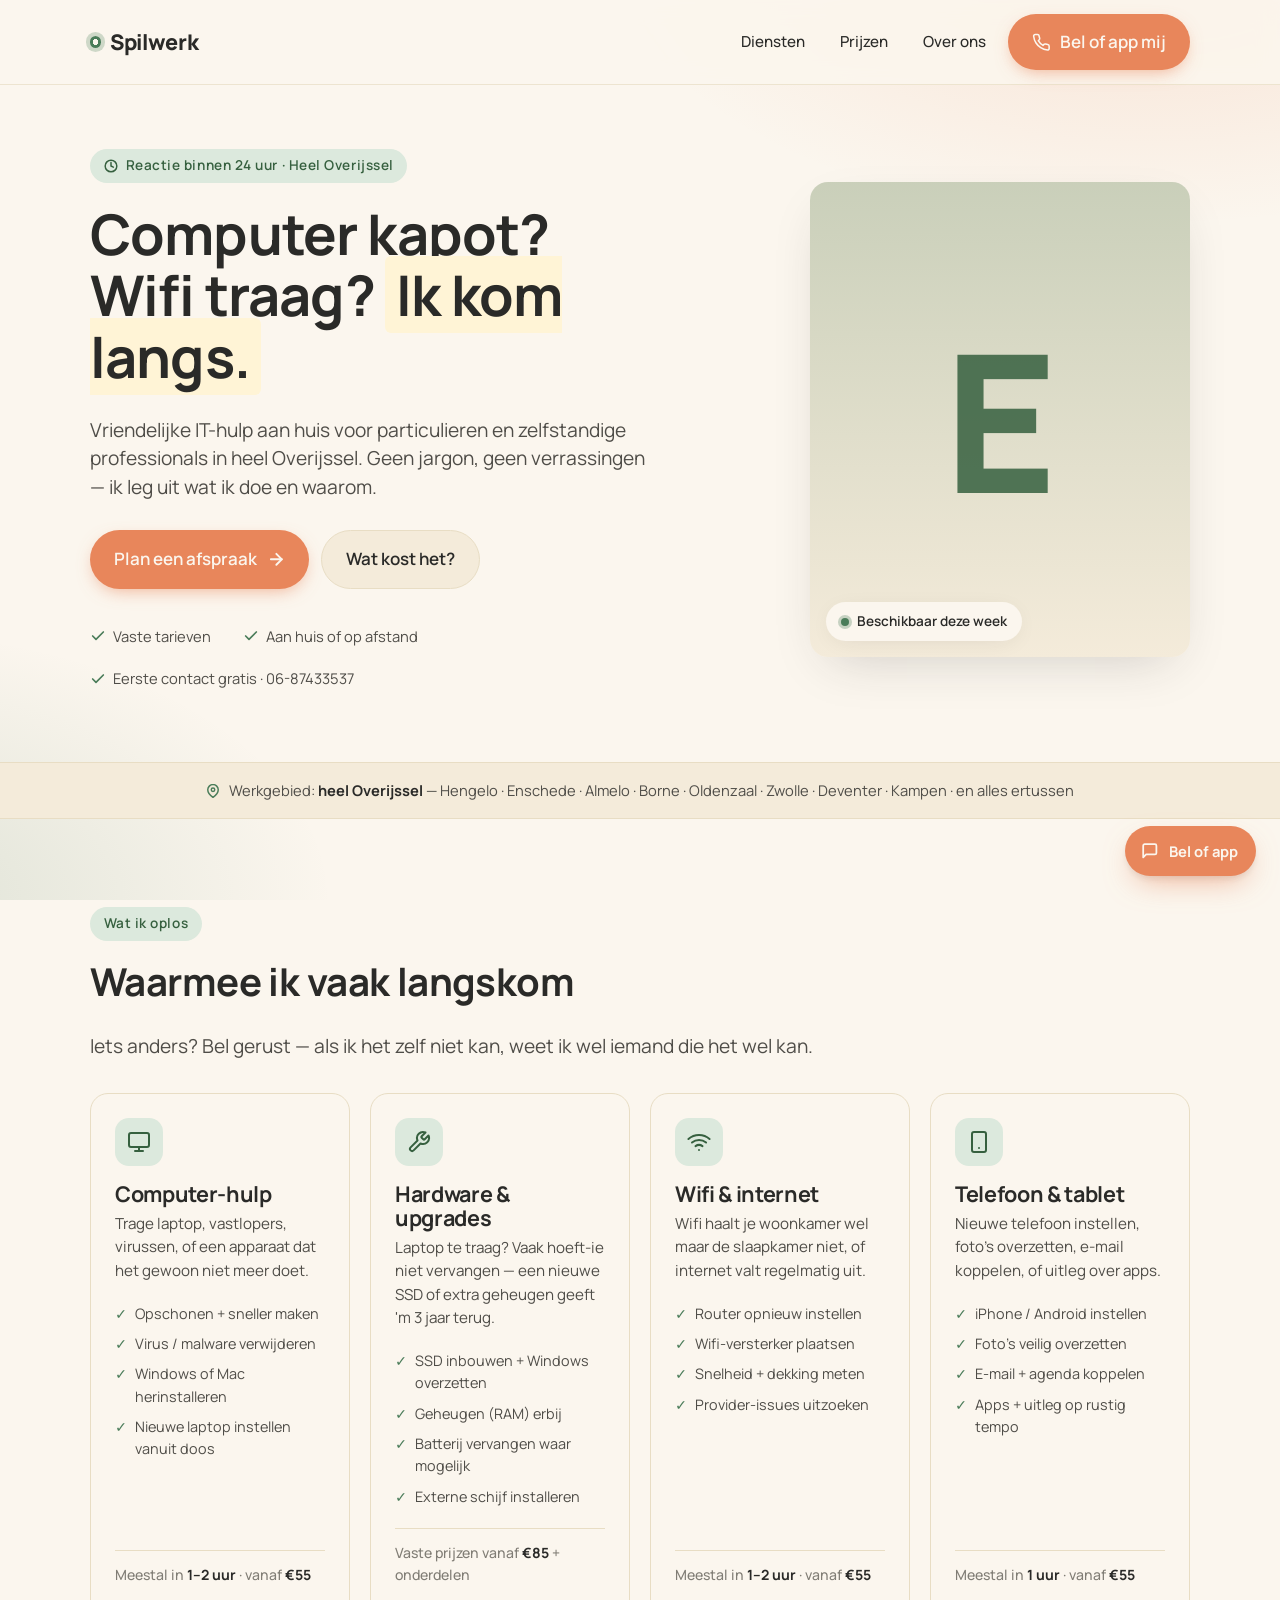
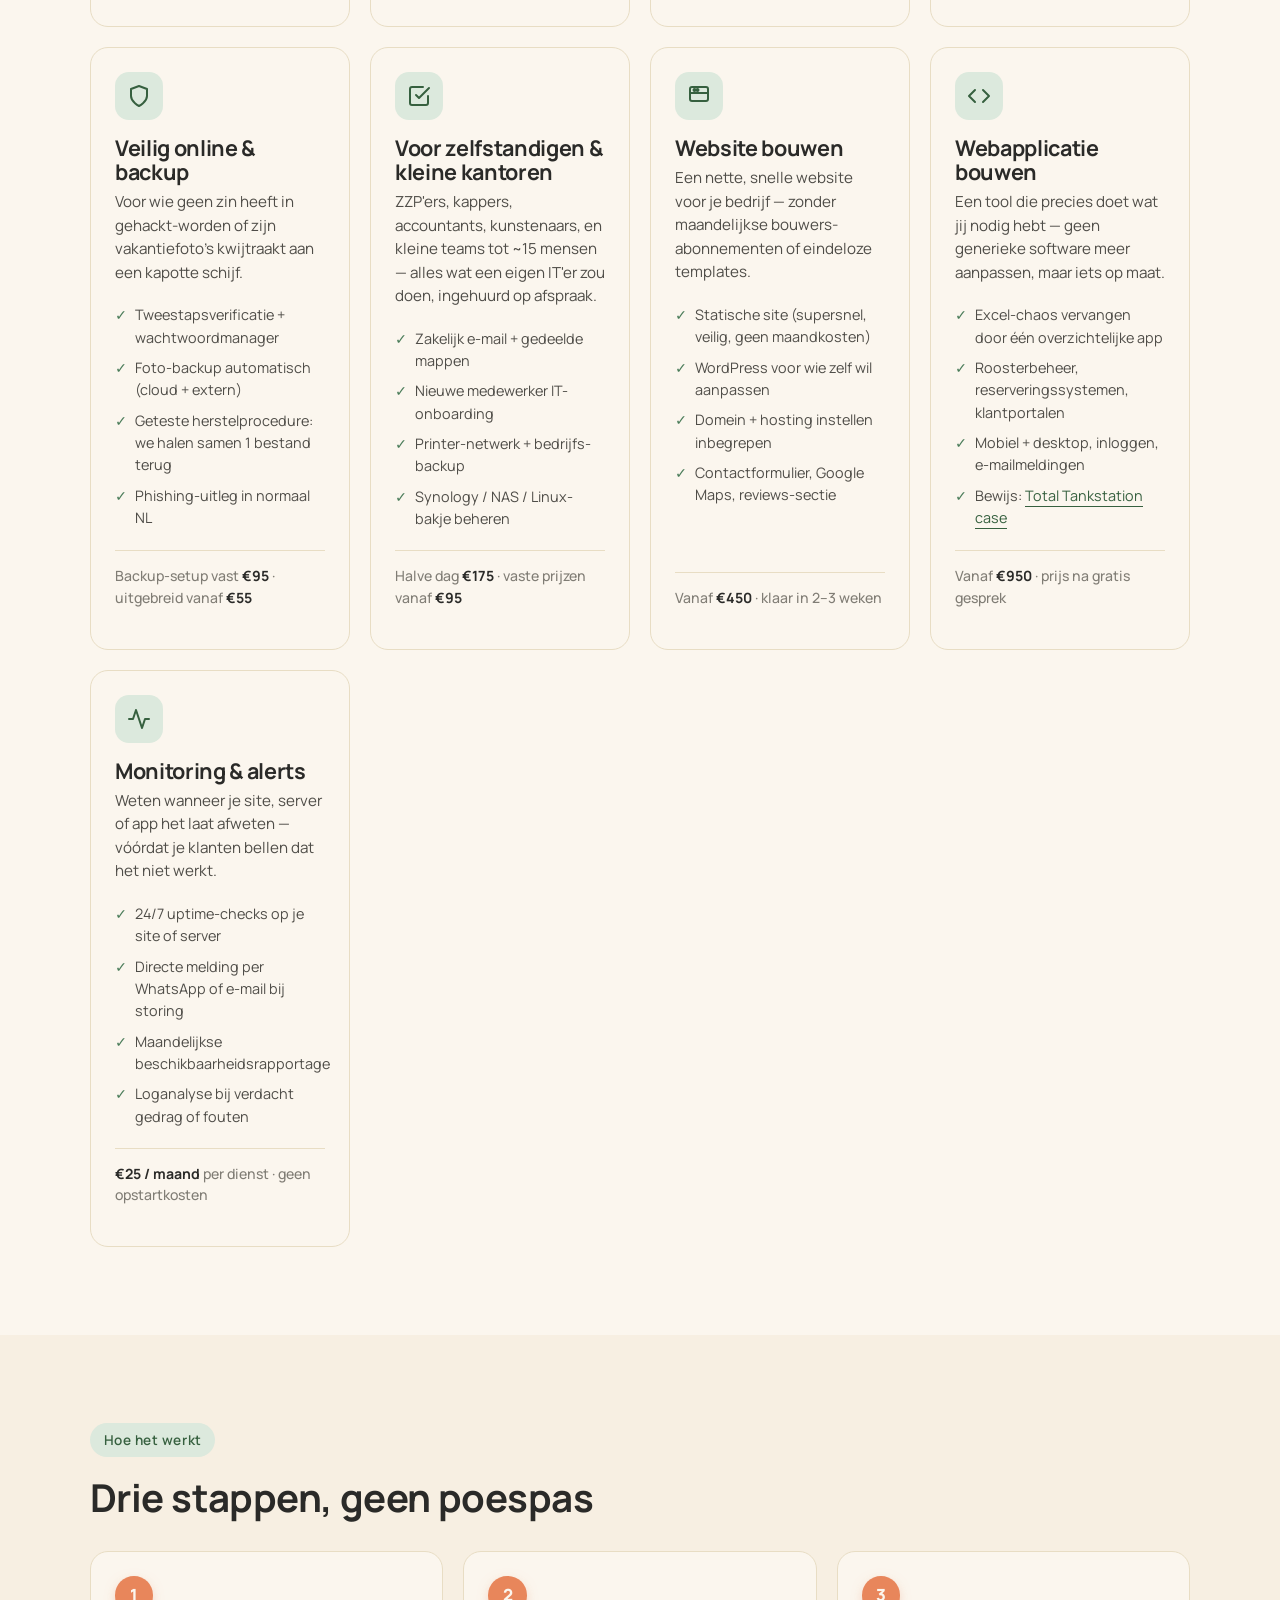
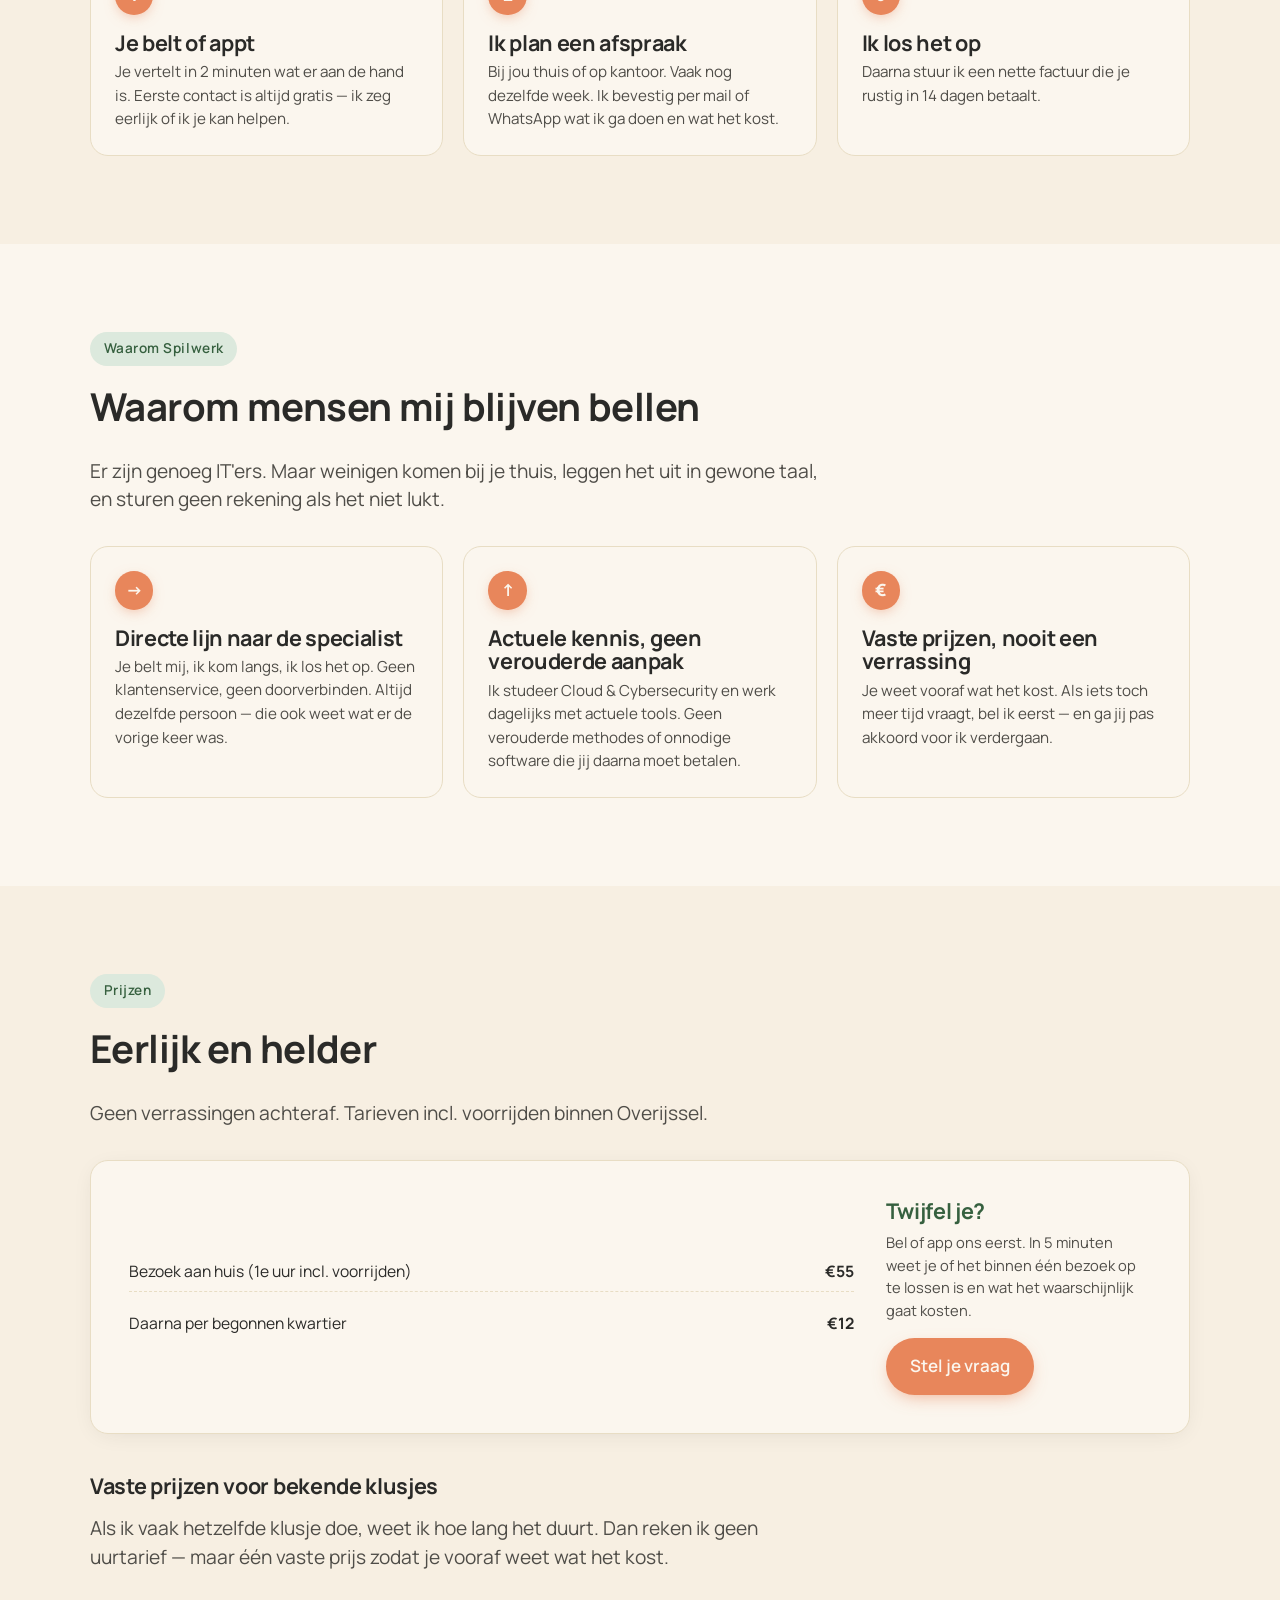
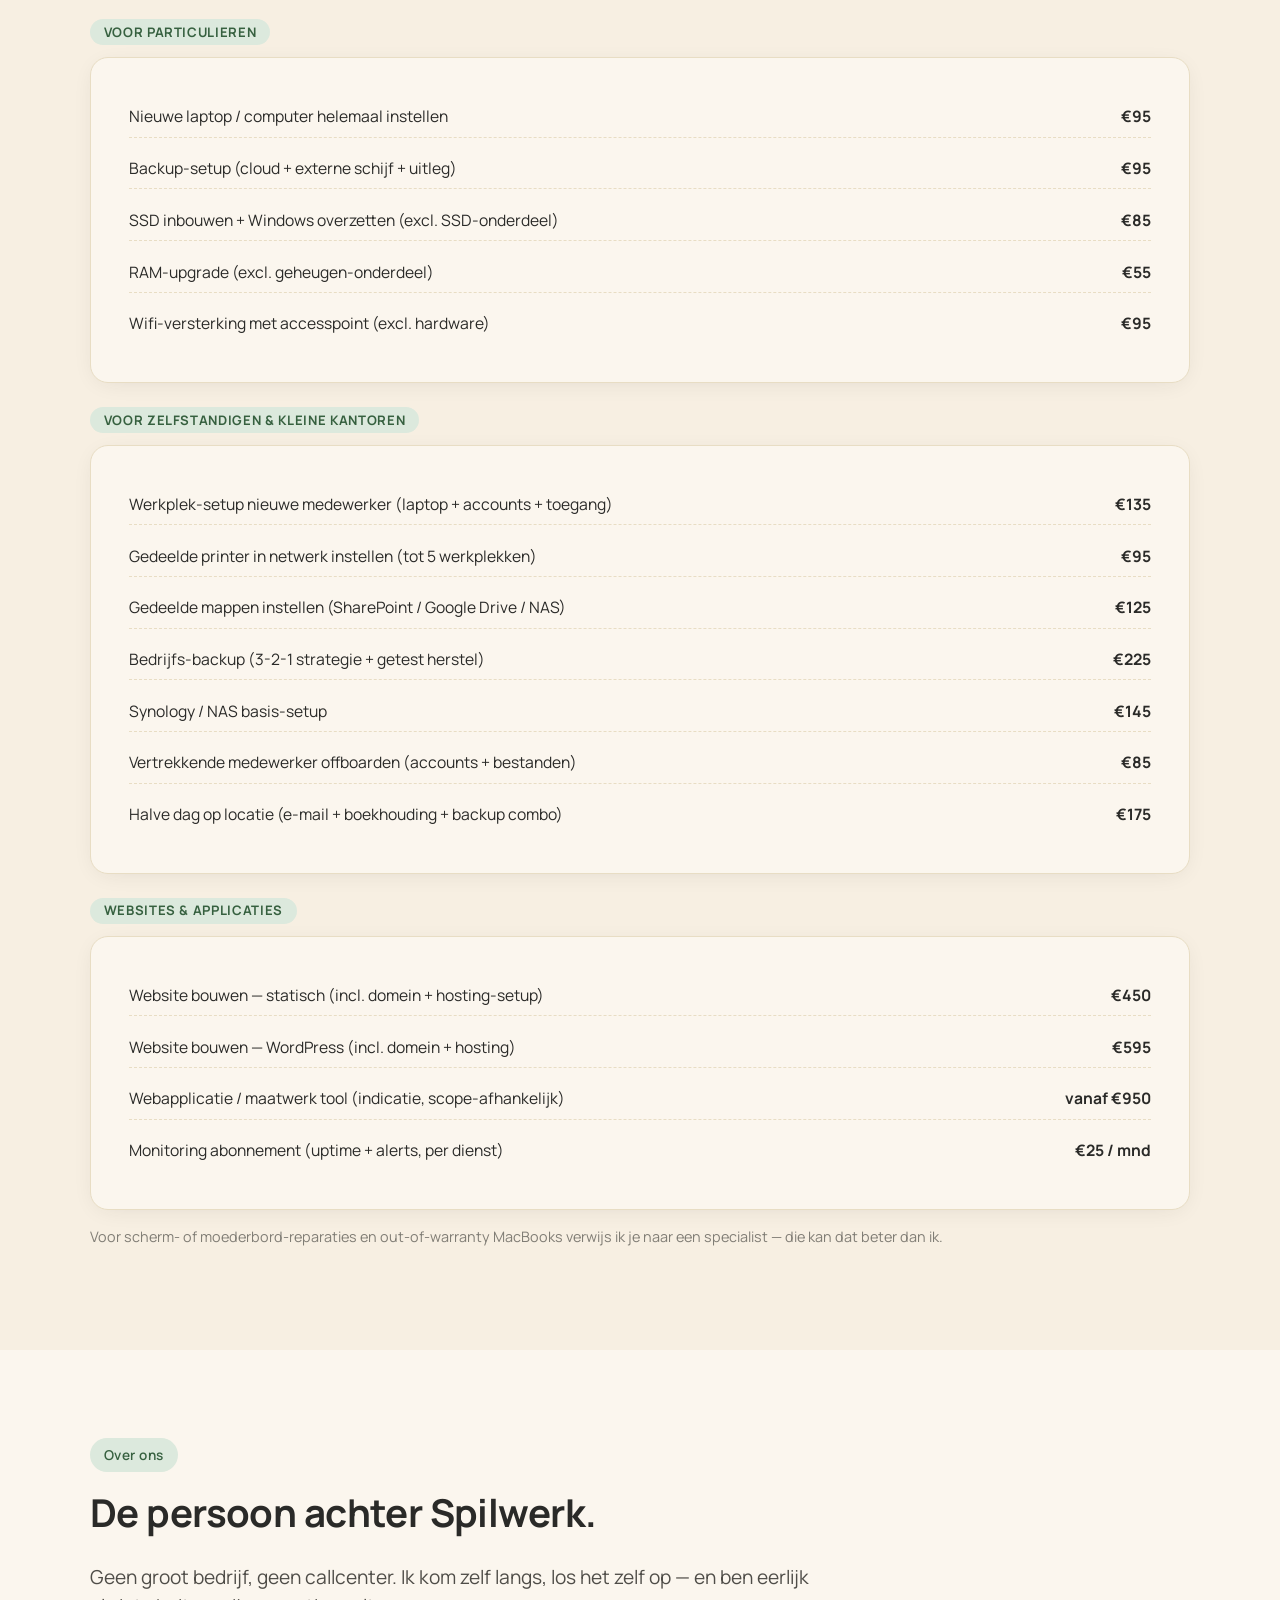
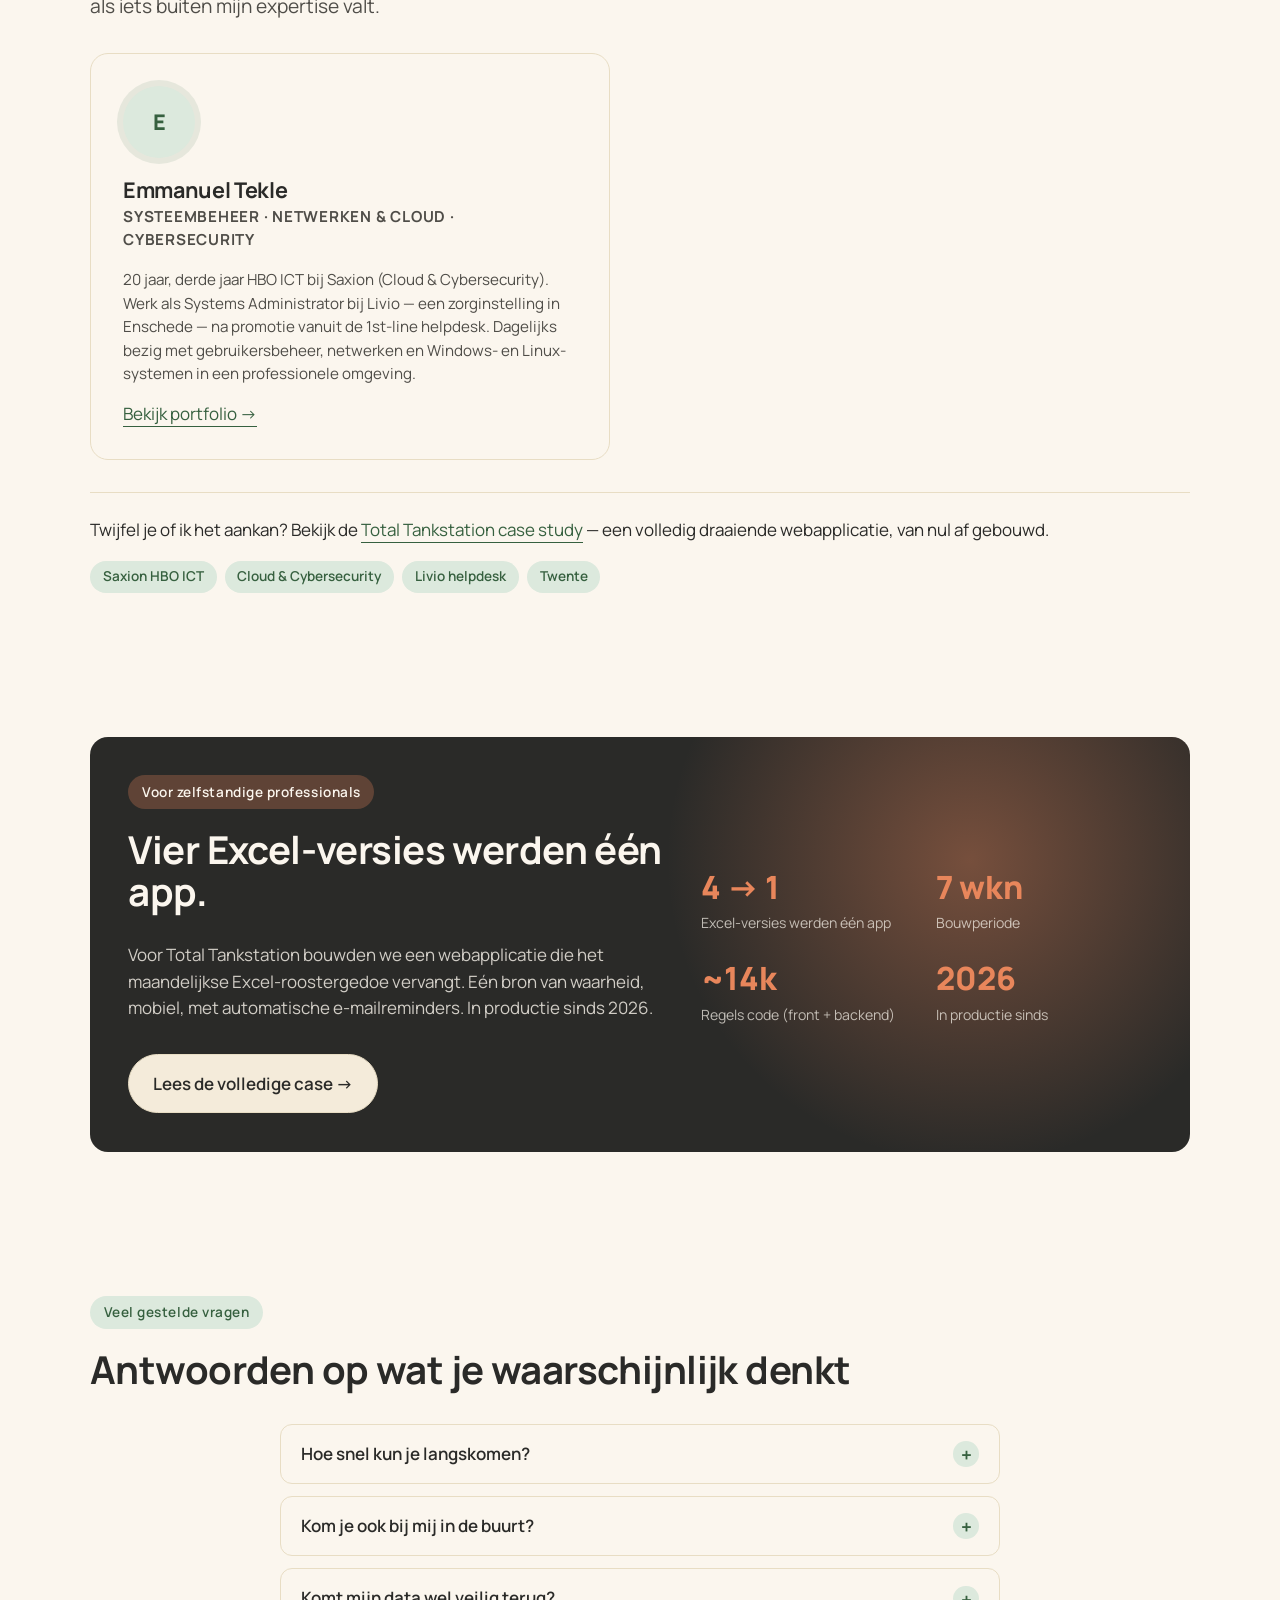
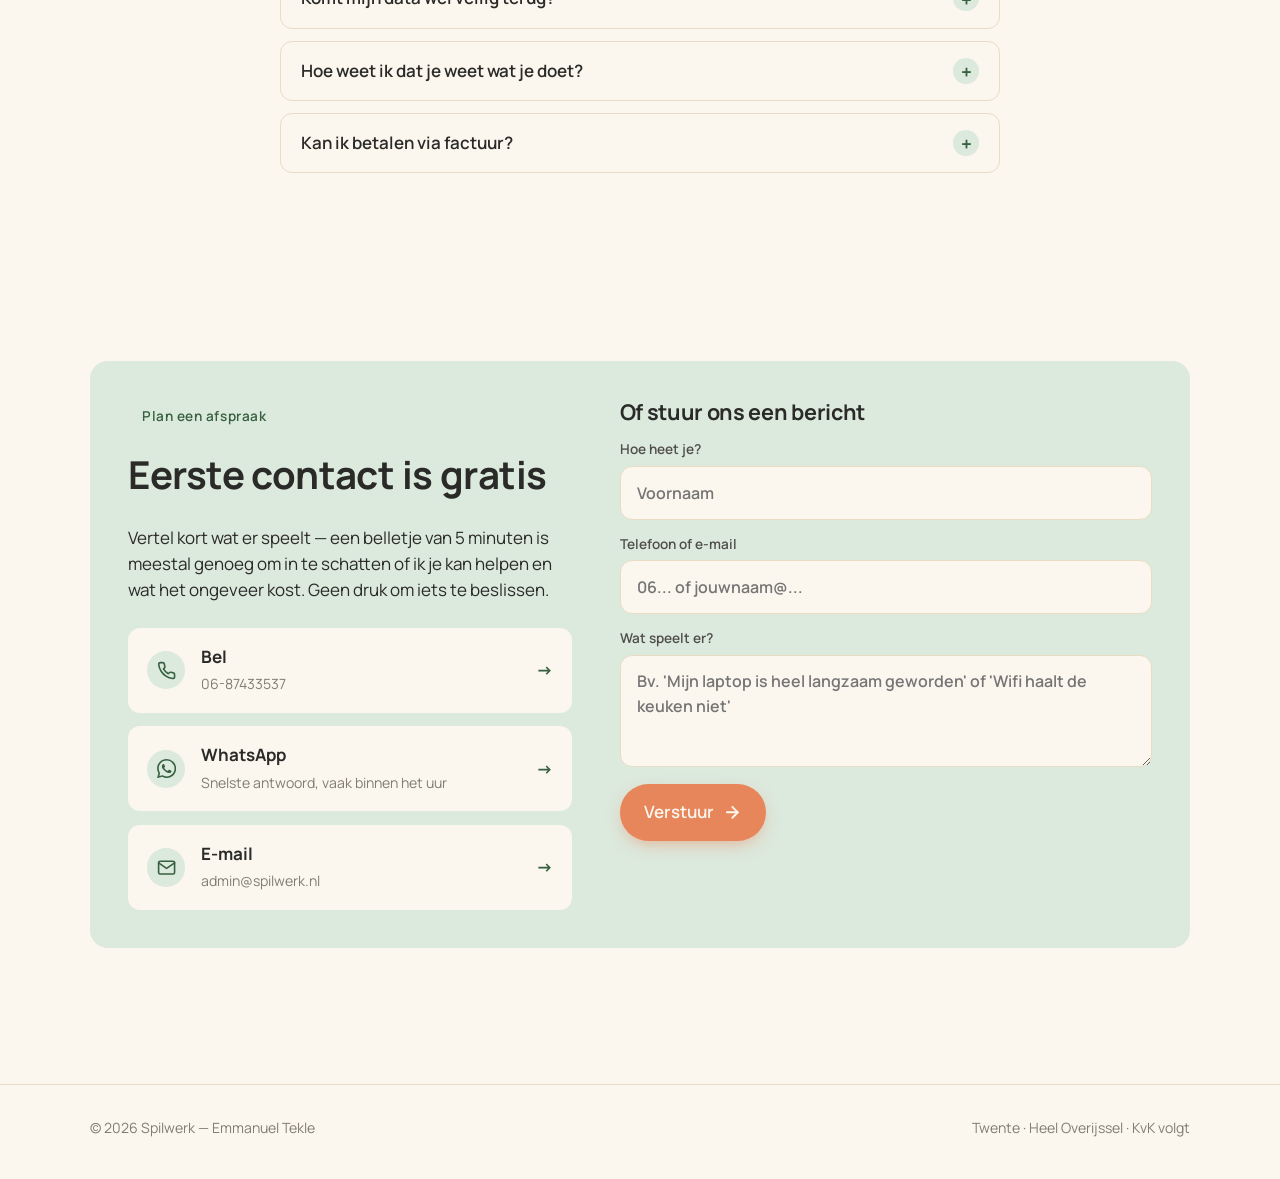
<file: site/index.html>
<!doctype html>
<html lang="nl">
<head>
<meta charset="utf-8" />
<meta name="viewport" content="width=device-width, initial-scale=1" />
<title>Spilwerk · IT-hulp aan huis voor heel Overijssel</title>
<meta name="description" content="Computer kapot? Wifi traag? Telefoon doet raar? Ik kom langs of bel mee — vriendelijk, duidelijk, vaste tarieven. IT-specialist aan huis voor particulieren en zelfstandige professionals in heel Overijssel." />
<meta property="og:title" content="Spilwerk · IT-hulp aan huis Overijssel" />
<meta property="og:description" content="Vriendelijke IT-hulp aan huis. Vanaf €60. Heel Overijssel." />
<link rel="stylesheet" href="./assets/style.css" />
<link rel="icon" href="data:image/svg+xml,%3Csvg xmlns='http://www.w3.org/2000/svg' viewBox='0 0 32 32'%3E%3Ccircle cx='16' cy='16' r='14' fill='%234A7C59'/%3E%3Ccircle cx='16' cy='16' r='5' fill='%23FBF6EE'/%3E%3C/svg%3E" />
</head>
<body>

<header class="site-header">
  <div class="container">
    <a class="brand" href="#top"><span class="brand-dot" aria-hidden="true"></span> Spilwerk</a>
    <nav>
      <a class="btn-ghost hide-sm" href="#diensten">Diensten</a>
      <a class="btn-ghost hide-sm" href="#prijzen">Prijzen</a>
      <a class="btn-ghost hide-sm" href="#over">Over ons</a>
      <a class="btn btn-primary" href="#contact">
        <svg class="btn-icon" viewBox="0 0 24 24" fill="none" stroke="currentColor" stroke-width="2" stroke-linecap="round" stroke-linejoin="round"><path d="M22 16.92v3a2 2 0 0 1-2.18 2 19.79 19.79 0 0 1-8.63-3.07 19.5 19.5 0 0 1-6-6 19.79 19.79 0 0 1-3.07-8.67A2 2 0 0 1 4.11 2h3a2 2 0 0 1 2 1.72 12.84 12.84 0 0 0 .7 2.81 2 2 0 0 1-.45 2.11L8.09 9.91a16 16 0 0 0 6 6l1.27-1.27a2 2 0 0 1 2.11-.45 12.84 12.84 0 0 0 2.81.7A2 2 0 0 1 22 16.92z"/></svg>
        Bel of app mij
      </a>
    </nav>
  </div>
</header>

<main id="top">

  <!-- ─── HERO ─── -->
  <section class="hero">
    <div class="container hero-grid">
      <div>
        <span class="eyebrow">
          <svg width="14" height="14" viewBox="0 0 24 24" fill="none" stroke="currentColor" stroke-width="2.5" stroke-linecap="round" stroke-linejoin="round"><circle cx="12" cy="12" r="10"/><polyline points="12 6 12 12 16 14"/></svg>
          Reactie binnen 24 uur · Heel Overijssel
        </span>
        <h1>Computer kapot? Wifi traag? <span class="highlight">Ik kom langs.</span></h1>
        <p class="lede">
          Vriendelijke IT-hulp aan huis voor particulieren en zelfstandige professionals in heel Overijssel. Geen jargon, geen verrassingen — ik leg uit wat ik doe en waarom.
        </p>
        <div class="hero-cta-row">
          <a class="btn btn-primary" href="#contact">
            Plan een afspraak
            <svg class="btn-icon" viewBox="0 0 24 24" fill="none" stroke="currentColor" stroke-width="2.5" stroke-linecap="round" stroke-linejoin="round"><line x1="5" y1="12" x2="19" y2="12"/><polyline points="12 5 19 12 12 19"/></svg>
          </a>
          <a class="btn btn-secondary" href="#prijzen">Wat kost het?</a>
        </div>
        <div class="hero-trust">
          <span><svg width="16" height="16" viewBox="0 0 24 24" fill="none" stroke="currentColor" stroke-width="2.5" stroke-linecap="round" stroke-linejoin="round"><polyline points="20 6 9 17 4 12"/></svg> Vaste tarieven</span>
          <span><svg width="16" height="16" viewBox="0 0 24 24" fill="none" stroke="currentColor" stroke-width="2.5" stroke-linecap="round" stroke-linejoin="round"><polyline points="20 6 9 17 4 12"/></svg> Aan huis of op afstand</span>
          <span><svg width="16" height="16" viewBox="0 0 24 24" fill="none" stroke="currentColor" stroke-width="2.5" stroke-linecap="round" stroke-linejoin="round"><polyline points="20 6 9 17 4 12"/></svg> Eerste contact gratis &middot; 06-87433537</span>
        </div>
      </div>
      <div>
        <div class="portrait" aria-hidden="true">
          <span class="badge-pill">Beschikbaar deze week</span>
        </div>
      </div>
    </div>
  </section>

  <div class="regio-strip">
    <svg width="14" height="14" viewBox="0 0 24 24" fill="none" stroke="currentColor" stroke-width="2.5" stroke-linecap="round" stroke-linejoin="round"><path d="M21 10c0 7-9 13-9 13s-9-6-9-13a9 9 0 0 1 18 0z"/><circle cx="12" cy="10" r="3"/></svg>
    Werkgebied: <b>heel Overijssel</b> — Hengelo · Enschede · Almelo · Borne · Oldenzaal · Zwolle · Deventer · Kampen · en alles ertussen
  </div>

  <!-- ─── DIENSTEN ─── -->
  <section class="section reveal" id="diensten">
    <div class="container">
      <span class="eyebrow">Wat ik oplos</span>
      <h2>Waarmee ik vaak langskom</h2>
      <p class="lede">Iets anders? Bel gerust — als ik het zelf niet kan, weet ik wel iemand die het wel kan.</p>

      <div class="diensten-grid">
        <article class="dienst-card">
          <div class="dienst-icon">
            <svg viewBox="0 0 24 24" fill="none" stroke="currentColor" stroke-width="2" stroke-linecap="round" stroke-linejoin="round"><rect x="2" y="3" width="20" height="14" rx="2"/><line x1="8" y1="21" x2="16" y2="21"/><line x1="12" y1="17" x2="12" y2="21"/></svg>
          </div>
          <h3>Computer-hulp</h3>
          <p>Trage laptop, vastlopers, virussen, of een apparaat dat het gewoon niet meer doet.</p>
          <ul>
            <li>Opschonen + sneller maken</li>
            <li>Virus / malware verwijderen</li>
            <li>Windows of Mac herinstalleren</li>
            <li>Nieuwe laptop instellen vanuit doos</li>
          </ul>
          <p class="price-line">Meestal in <b>1–2 uur</b> · vanaf <b>€55</b></p>
        </article>

        <article class="dienst-card">
          <div class="dienst-icon">
            <svg viewBox="0 0 24 24" fill="none" stroke="currentColor" stroke-width="2" stroke-linecap="round" stroke-linejoin="round"><path d="M14.7 6.3a1 1 0 0 0 0 1.4l1.6 1.6a1 1 0 0 0 1.4 0l3.77-3.77a6 6 0 0 1-7.94 7.94l-6.91 6.91a2.12 2.12 0 0 1-3-3l6.91-6.91a6 6 0 0 1 7.94-7.94l-3.76 3.76z"/></svg>
          </div>
          <h3>Hardware &amp; upgrades</h3>
          <p>Laptop te traag? Vaak hoeft-ie niet vervangen — een nieuwe SSD of extra geheugen geeft 'm 3 jaar terug.</p>
          <ul>
            <li>SSD inbouwen + Windows overzetten</li>
            <li>Geheugen (RAM) erbij</li>
            <li>Batterij vervangen waar mogelijk</li>
            <li>Externe schijf installeren</li>
          </ul>
          <p class="price-line">Vaste prijzen vanaf <b>€85</b> + onderdelen</p>
        </article>

        <article class="dienst-card">
          <div class="dienst-icon">
            <svg viewBox="0 0 24 24" fill="none" stroke="currentColor" stroke-width="2" stroke-linecap="round" stroke-linejoin="round"><path d="M5 12.55a11 11 0 0 1 14.08 0"/><path d="M1.42 9a16 16 0 0 1 21.16 0"/><path d="M8.53 16.11a6 6 0 0 1 6.95 0"/><line x1="12" y1="20" x2="12.01" y2="20"/></svg>
          </div>
          <h3>Wifi &amp; internet</h3>
          <p>Wifi haalt je woonkamer wel maar de slaapkamer niet, of internet valt regelmatig uit.</p>
          <ul>
            <li>Router opnieuw instellen</li>
            <li>Wifi-versterker plaatsen</li>
            <li>Snelheid + dekking meten</li>
            <li>Provider-issues uitzoeken</li>
          </ul>
          <p class="price-line">Meestal in <b>1–2 uur</b> · vanaf <b>€55</b></p>
        </article>

        <article class="dienst-card">
          <div class="dienst-icon">
            <svg viewBox="0 0 24 24" fill="none" stroke="currentColor" stroke-width="2" stroke-linecap="round" stroke-linejoin="round"><rect x="5" y="2" width="14" height="20" rx="2" ry="2"/><line x1="12" y1="18" x2="12.01" y2="18"/></svg>
          </div>
          <h3>Telefoon &amp; tablet</h3>
          <p>Nieuwe telefoon instellen, foto's overzetten, e-mail koppelen, of uitleg over apps.</p>
          <ul>
            <li>iPhone / Android instellen</li>
            <li>Foto's veilig overzetten</li>
            <li>E-mail + agenda koppelen</li>
            <li>Apps + uitleg op rustig tempo</li>
          </ul>
          <p class="price-line">Meestal in <b>1 uur</b> · vanaf <b>€55</b></p>
        </article>

        <article class="dienst-card">
          <div class="dienst-icon">
            <svg viewBox="0 0 24 24" fill="none" stroke="currentColor" stroke-width="2" stroke-linecap="round" stroke-linejoin="round"><path d="M12 22s8-4 8-10V5l-8-3-8 3v7c0 6 8 10 8 10z"/></svg>
          </div>
          <h3>Veilig online &amp; backup</h3>
          <p>Voor wie geen zin heeft in gehackt-worden of zijn vakantiefoto's kwijtraakt aan een kapotte schijf.</p>
          <ul>
            <li>Tweestapsverificatie + wachtwoordmanager</li>
            <li>Foto-backup automatisch (cloud + extern)</li>
            <li>Geteste herstelprocedure: we halen samen 1 bestand terug</li>
            <li>Phishing-uitleg in normaal NL</li>
          </ul>
          <p class="price-line">Backup-setup vast <b>€95</b> · uitgebreid vanaf <b>€55</b></p>
        </article>

        <article class="dienst-card">
          <div class="dienst-icon">
            <svg viewBox="0 0 24 24" fill="none" stroke="currentColor" stroke-width="2" stroke-linecap="round" stroke-linejoin="round"><path d="M9 11l3 3L22 4"/><path d="M21 12v7a2 2 0 0 1-2 2H5a2 2 0 0 1-2-2V5a2 2 0 0 1 2-2h11"/></svg>
          </div>
          <h3>Voor zelfstandigen &amp; kleine kantoren</h3>
          <p>ZZP'ers, kappers, accountants, kunstenaars, en kleine teams tot ~15 mensen — alles wat een eigen IT'er zou doen, ingehuurd op afspraak.</p>
          <ul>
            <li>Zakelijk e-mail + gedeelde mappen</li>
            <li>Nieuwe medewerker IT-onboarding</li>
            <li>Printer-netwerk + bedrijfs-backup</li>
            <li>Synology / NAS / Linux-bakje beheren</li>
          </ul>
          <p class="price-line">Halve dag <b>€175</b> · vaste prijzen vanaf <b>€95</b></p>
        </article>

        <article class="dienst-card">
          <div class="dienst-icon">
            <svg viewBox="0 0 24 24" fill="none" stroke="currentColor" stroke-width="2" stroke-linecap="round" stroke-linejoin="round"><rect x="3" y="3" width="18" height="14" rx="2"/><line x1="3" y1="9" x2="21" y2="9"/><circle cx="7.5" cy="6" r="1"/><circle cx="10.5" cy="6" r="1"/></svg>
          </div>
          <h3>Website bouwen</h3>
          <p>Een nette, snelle website voor je bedrijf — zonder maandelijkse bouwers-abonnementen of eindeloze templates.</p>
          <ul>
            <li>Statische site (supersnel, veilig, geen maandkosten)</li>
            <li>WordPress voor wie zelf wil aanpassen</li>
            <li>Domein + hosting instellen inbegrepen</li>
            <li>Contactformulier, Google Maps, reviews-sectie</li>
          </ul>
          <p class="price-line">Vanaf <b>€450</b> · klaar in 2–3 weken</p>
        </article>

        <article class="dienst-card">
          <div class="dienst-icon">
            <svg viewBox="0 0 24 24" fill="none" stroke="currentColor" stroke-width="2" stroke-linecap="round" stroke-linejoin="round"><polyline points="16 18 22 12 16 6"/><polyline points="8 6 2 12 8 18"/></svg>
          </div>
          <h3>Webapplicatie bouwen</h3>
          <p>Een tool die precies doet wat jij nodig hebt — geen generieke software meer aanpassen, maar iets op maat.</p>
          <ul>
            <li>Excel-chaos vervangen door één overzichtelijke app</li>
            <li>Roosterbeheer, reserveringssystemen, klantportalen</li>
            <li>Mobiel + desktop, inloggen, e-mailmeldingen</li>
            <li>Bewijs: <a class="link" href="./werk/tankstation.html">Total Tankstation case</a></li>
          </ul>
          <p class="price-line">Vanaf <b>€950</b> · prijs na gratis gesprek</p>
        </article>

        <article class="dienst-card">
          <div class="dienst-icon">
            <svg viewBox="0 0 24 24" fill="none" stroke="currentColor" stroke-width="2" stroke-linecap="round" stroke-linejoin="round"><polyline points="22 12 18 12 15 21 9 3 6 12 2 12"/></svg>
          </div>
          <h3>Monitoring &amp; alerts</h3>
          <p>Weten wanneer je site, server of app het laat afweten — vóórdat je klanten bellen dat het niet werkt.</p>
          <ul>
            <li>24/7 uptime-checks op je site of server</li>
            <li>Directe melding per WhatsApp of e-mail bij storing</li>
            <li>Maandelijkse beschikbaarheidsrapportage</li>
            <li>Loganalyse bij verdacht gedrag of fouten</li>
          </ul>
          <p class="price-line"><b>€25 / maand</b> per dienst · geen opstartkosten</p>
        </article>
      </div>
    </div>
  </section>

  <!-- ─── HOE HET WERKT ─── -->
  <section class="section section--tinted reveal">
    <div class="container">
      <span class="eyebrow">Hoe het werkt</span>
      <h2>Drie stappen, geen poespas</h2>

      <div class="steps">
        <div class="step">
          <div class="step-num">1</div>
          <h3>Je belt of appt</h3>
          <p>Je vertelt in 2 minuten wat er aan de hand is. Eerste contact is altijd gratis — ik zeg eerlijk of ik je kan helpen.</p>
        </div>
        <div class="step">
          <div class="step-num">2</div>
          <h3>Ik plan een afspraak</h3>
          <p>Bij jou thuis of op kantoor. Vaak nog dezelfde week. Ik bevestig per mail of WhatsApp wat ik ga doen en wat het kost.</p>
        </div>
        <div class="step">
          <div class="step-num">3</div>
          <h3>Ik los het op</h3>
          <p>Daarna stuur ik een nette factuur die je rustig in 14 dagen betaalt.</p>
        </div>
      </div>
    </div>
  </section>

  <!-- ─── WAAROM SPILWERK ─── -->
  <section class="section reveal">
    <div class="container">
      <span class="eyebrow">Waarom Spilwerk</span>
      <h2>Waarom mensen mij blijven bellen</h2>
      <p class="lede">Er zijn genoeg IT'ers. Maar weinigen komen bij je thuis, leggen het uit in gewone taal, en sturen geen rekening als het niet lukt.</p>

      <div class="steps waarom-grid">
        <div class="step">
          <div class="step-num">→</div>
          <h3>Directe lijn naar de specialist</h3>
          <p>Je belt mij, ik kom langs, ik los het op. Geen klantenservice, geen doorverbinden. Altijd dezelfde persoon — die ook weet wat er de vorige keer was.</p>
        </div>
        <div class="step">
          <div class="step-num">↑</div>
          <h3>Actuele kennis, geen verouderde aanpak</h3>
          <p>Ik studeer Cloud &amp; Cybersecurity en werk dagelijks met actuele tools. Geen verouderde methodes of onnodige software die jij daarna moet betalen.</p>
        </div>
        <div class="step">
          <div class="step-num">€</div>
          <h3>Vaste prijzen, nooit een verrassing</h3>
          <p>Je weet vooraf wat het kost. Als iets toch meer tijd vraagt, bel ik eerst — en ga jij pas akkoord voor ik verdergaan.</p>
        </div>
      </div>
    </div>
  </section>

  <!-- ─── PRIJZEN ─── -->
  <section class="section section--tinted reveal" id="prijzen">
    <div class="container">
      <span class="eyebrow">Prijzen</span>
      <h2>Eerlijk en helder</h2>
      <p class="lede">Geen verrassingen achteraf. Tarieven incl. voorrijden binnen Overijssel.</p>

      <div class="prijs-block">
        <div class="prijs-tabel">
          <div class="row"><span>Bezoek aan huis (1e uur incl. voorrijden)</span><b>€55</b></div>
          <div class="row"><span>Daarna per begonnen kwartier</span><b>€12</b></div>
        </div>
        <div class="prijs-side">
          <h3>Twijfel je?</h3>
          <p>Bel of app ons eerst. In 5 minuten weet je of het binnen één bezoek op te lossen is en wat het waarschijnlijk gaat kosten.</p>
          <a class="btn btn-primary" href="#contact">Stel je vraag</a>
        </div>
      </div>

      <div class="vaste-prijzen">
        <h3>Vaste prijzen voor bekende klusjes</h3>
        <p class="lede">Als ik vaak hetzelfde klusje doe, weet ik hoe lang het duurt. Dan reken ik geen uurtarief — maar één vaste prijs zodat je vooraf weet wat het kost.</p>

        <h4 class="prijs-cat">Voor particulieren</h4>
        <div class="prijs-block">
          <div class="prijs-tabel">
            <div class="row"><span>Nieuwe laptop / computer helemaal instellen</span><b>€95</b></div>
            <div class="row"><span>Backup-setup (cloud + externe schijf + uitleg)</span><b>€95</b></div>
            <div class="row"><span>SSD inbouwen + Windows overzetten (excl. SSD-onderdeel)</span><b>€85</b></div>
            <div class="row"><span>RAM-upgrade (excl. geheugen-onderdeel)</span><b>€55</b></div>
            <div class="row"><span>Wifi-versterking met accesspoint (excl. hardware)</span><b>€95</b></div>
          </div>
        </div>

        <h4 class="prijs-cat">Voor zelfstandigen &amp; kleine kantoren</h4>
        <div class="prijs-block">
          <div class="prijs-tabel">
            <div class="row"><span>Werkplek-setup nieuwe medewerker (laptop + accounts + toegang)</span><b>€135</b></div>
            <div class="row"><span>Gedeelde printer in netwerk instellen (tot 5 werkplekken)</span><b>€95</b></div>
            <div class="row"><span>Gedeelde mappen instellen (SharePoint / Google Drive / NAS)</span><b>€125</b></div>
            <div class="row"><span>Bedrijfs-backup (3-2-1 strategie + getest herstel)</span><b>€225</b></div>
            <div class="row"><span>Synology / NAS basis-setup</span><b>€145</b></div>
            <div class="row"><span>Vertrekkende medewerker offboarden (accounts + bestanden)</span><b>€85</b></div>
            <div class="row"><span>Halve dag op locatie (e-mail + boekhouding + backup combo)</span><b>€175</b></div>
          </div>
        </div>

        <h4 class="prijs-cat">Websites &amp; applicaties</h4>
        <div class="prijs-block">
          <div class="prijs-tabel">
            <div class="row"><span>Website bouwen — statisch (incl. domein + hosting-setup)</span><b>€450</b></div>
            <div class="row"><span>Website bouwen — WordPress (incl. domein + hosting)</span><b>€595</b></div>
            <div class="row"><span>Webapplicatie / maatwerk tool (indicatie, scope-afhankelijk)</span><b>vanaf €950</b></div>
            <div class="row"><span>Monitoring abonnement (uptime + alerts, per dienst)</span><b>€25 / mnd</b></div>
          </div>
        </div>

        <p class="prijs-disclaimer">
          Voor scherm- of moederbord-reparaties en out-of-warranty MacBooks verwijs ik je naar een specialist — die kan dat beter dan ik.
        </p>
      </div>
    </div>
  </section>

  <!-- ─── OVER ONS ─── -->
  <section class="section reveal" id="over">
    <div class="container">
      <span class="eyebrow">Over ons</span>
      <h2>De persoon achter Spilwerk.</h2>
      <p class="lede">Geen groot bedrijf, geen callcenter. Ik kom zelf langs, los het zelf op — en ben eerlijk als iets buiten mijn expertise valt.</p>

      <div class="team-grid">
        <div class="team-card team-card--solo">
          <div class="team-avatar team-avatar--green">E</div>
          <h3>Emmanuel Tekle</h3>
          <p class="team-spec">Systeembeheer · Netwerken &amp; Cloud · Cybersecurity</p>
          <p>20 jaar, derde jaar HBO ICT bij Saxion (Cloud &amp; Cybersecurity). Werk als Systems Administrator bij Livio — een zorginstelling in Enschede — na promotie vanuit de 1st-line helpdesk. Dagelijks bezig met gebruikersbeheer, netwerken en Windows- en Linux-systemen in een professionele omgeving.</p>
          <a class="link" href="https://emmanueltekle.nl" target="_blank" rel="noopener">Bekijk portfolio →</a>
        </div>
      </div>

      <div class="team-footer">
        <p>Twijfel je of ik het aankan? Bekijk de <a class="link" href="./werk/tankstation.html">Total Tankstation case study</a> — een volledig draaiende webapplicatie, van nul af gebouwd.</p>
        <div class="about-tags">
          <span class="about-tag">Saxion HBO ICT</span>
          <span class="about-tag">Cloud &amp; Cybersecurity</span>
          <span class="about-tag">Livio helpdesk</span>
          <span class="about-tag">Twente</span>
        </div>
      </div>
    </div>
  </section>


  <!-- ─── WERK TEASER ─── -->
  <section class="section-tight reveal">
    <div class="container">
      <div class="werk-teaser">
        <div>
          <span class="eyebrow eyebrow--warm">Voor zelfstandige professionals</span>
          <h2>Vier Excel-versies werden één app.</h2>
          <p>Voor Total Tankstation bouwden we een webapplicatie die het maandelijkse Excel-roostergedoe vervangt. Eén bron van waarheid, mobiel, met automatische e-mailreminders. In productie sinds 2026.</p>
          <a class="btn btn-secondary" href="./werk/tankstation.html">Lees de volledige case →</a>
        </div>
        <div class="stats">
          <div>
            <div class="stat-num">4 → 1</div>
            <div class="stat-label">Excel-versies werden één app</div>
          </div>
          <div>
            <div class="stat-num">7 wkn</div>
            <div class="stat-label">Bouwperiode</div>
          </div>
          <div>
            <div class="stat-num">~14k</div>
            <div class="stat-label">Regels code (front + backend)</div>
          </div>
          <div>
            <div class="stat-num">2026</div>
            <div class="stat-label">In productie sinds</div>
          </div>
        </div>
      </div>
    </div>
  </section>

  <!-- ─── FAQ ─── -->
  <section class="section reveal">
    <div class="container">
      <span class="eyebrow">Veel gestelde vragen</span>
      <h2>Antwoorden op wat je waarschijnlijk denkt</h2>

      <div class="faq">
        <details>
          <summary>Hoe snel kun je langskomen?</summary>
          <div class="faq-body"><p>Meestal binnen 2-4 werkdagen, regelmatig sneller. Voor spoed (bv. werk dat stilligt) doe ik mijn best om je dezelfde of volgende dag in te plannen — bel dan even.</p></div>
        </details>
        <details>
          <summary>Kom je ook bij mij in de buurt?</summary>
          <div class="faq-body"><p>Heel Overijssel: Hengelo, Enschede, Almelo, Borne, Oldenzaal, Haaksbergen, Zwolle, Deventer, Kampen, Steenwijk en alles ertussen.</p></div>
        </details>
        <details>
          <summary>Komt mijn data wel veilig terug?</summary>
          <div class="faq-body"><p>Bij data-werk (foto's terughalen, harde schijf overzetten, mailbox migreren) maak ik altijd eerst een kopie voor ik iets verander. Geen risico op verlies. En wat ik bij je zie blijft daar — geheimhouding spreekt voor zich.</p></div>
        </details>
        <details>
          <summary>Hoe weet ik dat je weet wat je doet?</summary>
          <div class="faq-body"><p>Eerlijk: ik ben 20 en student. Maar ik werk als Systems Administrator bij Livio (een zorginstelling in Enschede) na promotie vanuit de 1st-line helpdesk, studeer HBO ICT (Cloud &amp; Cybersecurity) bij Saxion en heb een complete webapplicatie gebouwd die nu in productie draait. Ik weet wat ik doe — en voor wat buiten mijn expertise valt, zeg ik dat eerlijk en verwijs ik door.</p></div>
        </details>
        <details>
          <summary>Kan ik betalen via factuur?</summary>
          <div class="faq-body"><p>Ja. Voor zakelijke klanten (zelfstandige professionals) standaard via factuur, 14 dagen betaaltermijn. Voor particulieren kan ook factuur, of contant / per Tikkie als je dat liever hebt.</p></div>
        </details>
      </div>
    </div>
  </section>

  <!-- ─── CONTACT ─── -->
  <section class="section reveal" id="contact">
    <div class="container">
      <div class="contact">
        <div>
          <span class="eyebrow">Plan een afspraak</span>
          <h2>Eerste contact is gratis</h2>
          <p>Vertel kort wat er speelt — een belletje van 5 minuten is meestal genoeg om in te schatten of ik je kan helpen en wat het ongeveer kost. Geen druk om iets te beslissen.</p>

          <div class="contact-options">
            <a href="tel:+31687433537">
              <span class="ico"><svg viewBox="0 0 24 24" fill="none" stroke="currentColor" stroke-width="2" stroke-linecap="round" stroke-linejoin="round"><path d="M22 16.92v3a2 2 0 0 1-2.18 2 19.79 19.79 0 0 1-8.63-3.07 19.5 19.5 0 0 1-6-6 19.79 19.79 0 0 1-3.07-8.67A2 2 0 0 1 4.11 2h3a2 2 0 0 1 2 1.72 12.84 12.84 0 0 0 .7 2.81 2 2 0 0 1-.45 2.11L8.09 9.91a16 16 0 0 0 6 6l1.27-1.27a2 2 0 0 1 2.11-.45 12.84 12.84 0 0 0 2.81.7A2 2 0 0 1 22 16.92z"/></svg></span>
              <span><span class="label">Bel</span><br><span class="sub">06-87433537</span></span>
              <span class="arrow">→</span>
            </a>
            <a href="https://wa.me/31687433537" target="_blank" rel="noopener">
              <span class="ico"><svg viewBox="0 0 24 24" fill="currentColor"><path d="M17.472 14.382c-.297-.149-1.758-.867-2.03-.967-.273-.099-.471-.148-.67.15-.197.297-.767.966-.94 1.164-.173.199-.347.223-.644.075-.297-.15-1.255-.463-2.39-1.475-.883-.788-1.48-1.761-1.653-2.059-.173-.297-.018-.458.13-.606.134-.133.298-.347.446-.52.149-.174.198-.298.298-.497.099-.198.05-.371-.025-.52-.075-.149-.669-1.612-.916-2.207-.242-.579-.487-.5-.669-.51-.173-.008-.371-.01-.57-.01-.198 0-.52.074-.792.372-.272.297-1.04 1.016-1.04 2.479 0 1.462 1.065 2.875 1.213 3.074.149.198 2.096 3.2 5.077 4.487.709.306 1.262.489 1.694.625.712.227 1.36.195 1.871.118.571-.085 1.758-.719 2.006-1.413.248-.694.248-1.289.173-1.413-.074-.124-.272-.198-.57-.347m-5.421 7.403h-.004a9.87 9.87 0 0 1-5.031-1.378l-.361-.214-3.741.982.998-3.648-.235-.374a9.86 9.86 0 0 1-1.51-5.26c.001-5.45 4.436-9.884 9.888-9.884 2.64 0 5.122 1.03 6.988 2.898a9.825 9.825 0 0 1 2.893 6.994c-.003 5.45-4.437 9.884-9.885 9.884m8.413-18.297A11.815 11.815 0 0 0 12.05 0C5.495 0 .16 5.335.157 11.892c0 2.096.547 4.142 1.588 5.945L.057 24l6.305-1.654a11.882 11.882 0 0 0 5.683 1.448h.005c6.554 0 11.89-5.335 11.893-11.893a11.821 11.821 0 0 0-3.48-8.413Z"/></svg></span>
              <span><span class="label">WhatsApp</span><br><span class="sub">Snelste antwoord, vaak binnen het uur</span></span>
              <span class="arrow">→</span>
            </a>
            <a href="mailto:admin@spilwerk.nl?subject=Spilwerk%20%E2%80%94%20vraag">
              <span class="ico"><svg viewBox="0 0 24 24" fill="none" stroke="currentColor" stroke-width="2" stroke-linecap="round" stroke-linejoin="round"><path d="M4 4h16c1.1 0 2 .9 2 2v12c0 1.1-.9 2-2 2H4c-1.1 0-2-.9-2-2V6c0-1.1.9-2 2-2z"/><polyline points="22,6 12,13 2,6"/></svg></span>
              <span><span class="label">E-mail</span><br><span class="sub">admin@spilwerk.nl</span></span>
              <span class="arrow">→</span>
            </a>
          </div>
        </div>

        <div>
          <h3 class="contact-form-head">Of stuur ons een bericht</h3>
          <form class="form" data-mailto>
            <label>
              Hoe heet je?
              <input type="text" name="name" required autocomplete="name" placeholder="Voornaam" />
            </label>
            <label>
              Telefoon of e-mail
              <input type="text" name="contact" required placeholder="06... of jouwnaam@..." />
            </label>
            <label>
              Wat speelt er?
              <textarea name="message" required placeholder="Bv. 'Mijn laptop is heel langzaam geworden' of 'Wifi haalt de keuken niet'"></textarea>
            </label>
            <button class="btn btn-primary" type="submit">
              Verstuur
              <svg class="btn-icon" viewBox="0 0 24 24" fill="none" stroke="currentColor" stroke-width="2.5" stroke-linecap="round" stroke-linejoin="round"><line x1="5" y1="12" x2="19" y2="12"/><polyline points="12 5 19 12 12 19"/></svg>
            </button>
          </form>
        </div>
      </div>
    </div>
  </section>

</main>

<footer class="site-footer">
  <div class="container">
    <span>© 2026 Spilwerk — Emmanuel Tekle</span>
    <span>Twente · Heel Overijssel · KvK volgt</span>
  </div>
</footer>

<script src="./assets/script.js"></script>
<!-- Cloudflare Web Analytics --><script defer src='https://static.cloudflareinsights.com/beacon.min.js' data-cf-beacon='{"token": "776c5d32a15644338e5d0dd44387d64c"}'></script><!-- End Cloudflare Web Analytics -->
</body>
</html>
</file>
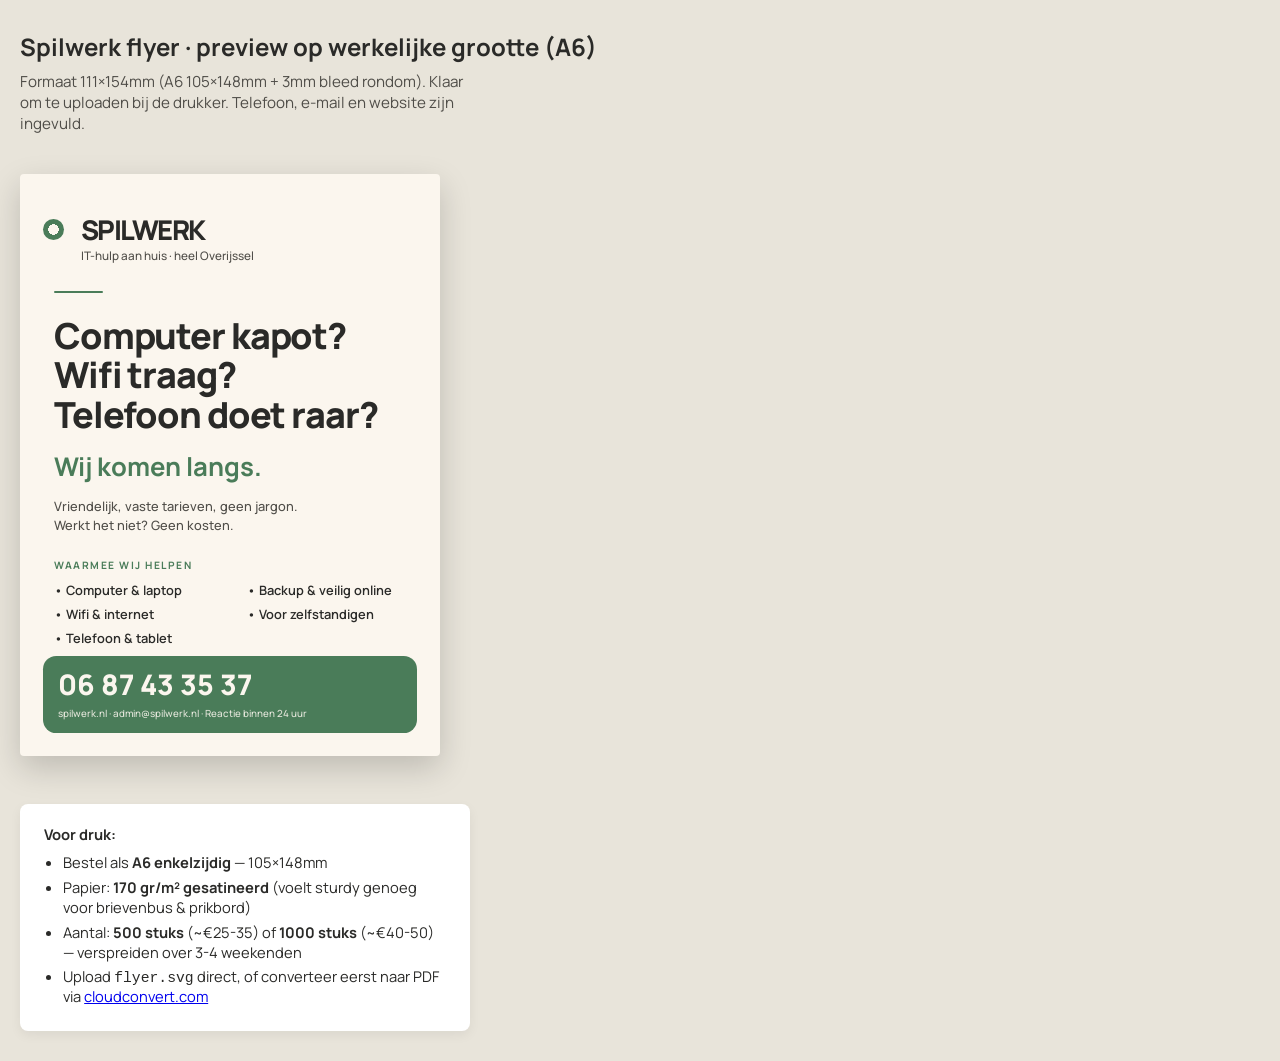
<file: marketing/flyer/preview.html>
<!doctype html>
<html lang="nl">
<head>
<meta charset="utf-8" />
<title>Spilwerk flyer — preview</title>
<link href="https://fonts.googleapis.com/css2?family=Manrope:wght@400;500;600;700;800&display=swap" rel="stylesheet">
<style>
  :root {
    --paper: #FBF6EE;
    --green: #4A7C59;
    --ink: #2A2A28;
    --ink-2: #4F4D48;
    --ink-3: #807D75;
  }
  * { box-sizing: border-box; margin: 0; padding: 0; }
  body {
    font-family: 'Manrope', sans-serif;
    background: #E8E4DA;
    padding: 30px 20px;
    color: var(--ink);
  }
  h1 { font-size: 1.5rem; margin-bottom: 0.5rem; font-weight: 700; }
  .intro { color: var(--ink-2); margin-bottom: 2.5rem; font-size: 0.95rem; max-width: 50ch; }
  .flyer-wrap { display: flex; gap: 2rem; align-items: flex-start; flex-wrap: wrap; }

  .flyer {
    width: 111mm;
    height: 154mm;
    background: var(--paper);
    box-shadow: 0 12px 32px rgba(0,0,0,0.18);
    border-radius: 4px;
    overflow: hidden;
    position: relative;
    flex-shrink: 0;
    padding: 6mm 6mm 0 6mm;
    display: flex;
    flex-direction: column;
  }

  .brand { display: flex; align-items: center; gap: 4.5mm; margin-top: 5mm; }
  .brand-dot { width: 5.6mm; height: 5.6mm; border-radius: 50%; background: radial-gradient(circle, var(--paper) 0 35%, var(--green) 36% 100%); }
  .brand-name { font-size: 7.2mm; font-weight: 800; letter-spacing: -0.4mm; line-height: 1; color: var(--ink); }
  .brand-sub { font-size: 3.1mm; font-weight: 500; color: var(--ink-2); margin: 1.5mm 0 0 10.1mm; }

  .accent { width: 13mm; height: 0.6mm; background: var(--green); border-radius: 1mm; margin: 7mm 0 6mm 3mm; }

  .headline { font-size: 9.5mm; font-weight: 800; letter-spacing: -0.3mm; line-height: 1.1; margin-left: 3mm; }
  .sub-cta { font-size: 6.8mm; font-weight: 700; color: var(--green); margin: 5mm 0 0 3mm; line-height: 1.1; }
  .body-line { font-size: 3.4mm; font-weight: 500; color: var(--ink-2); margin: 0 0 0 3mm; line-height: 1.5; }
  .body-line.first { margin-top: 4mm; }

  .eyebrow { font-size: 2.7mm; font-weight: 700; letter-spacing: 0.4mm; color: var(--green); margin: 6mm 0 2.5mm 3mm; text-transform: uppercase; }

  .services { display: flex; gap: 6mm; margin-left: 3mm; }
  .col { display: flex; flex-direction: column; gap: 1.5mm; flex: 1; }
  .item { font-size: 3.4mm; font-weight: 600; color: var(--ink); }

  .cta-card {
    margin: auto 0 6mm 0;
    background: var(--green);
    color: var(--paper);
    border-radius: 3.5mm;
    padding: 4mm 4mm 3.5mm;
  }
  .cta-phone { font-size: 7.5mm; font-weight: 800; line-height: 1; }
  .cta-sub { font-size: 2.6mm; font-weight: 500; opacity: 0.88; margin-top: 2mm; }

  .legend {
    margin-top: 3rem;
    background: white;
    padding: 1.25rem 1.5rem;
    border-radius: 8px;
    box-shadow: 0 4px 12px rgba(0,0,0,0.06);
    font-size: 0.92rem;
    max-width: 50ch;
  }
  .legend ul { padding-left: 1.2rem; margin-top: 0.5rem; }
  .legend li { margin: 0.3rem 0; }
  .legend strong { color: var(--ink); }

  @media print {
    body { background: white; padding: 0; }
    h1, .intro, .legend { display: none !important; }
    .flyer { box-shadow: none; border-radius: 0; }
    @page { size: 111mm 154mm; margin: 0; }
  }
</style>
</head>
<body>

<h1>Spilwerk flyer · preview op werkelijke grootte (A6)</h1>
<p class="intro">
  Formaat 111×154mm (A6 105×148mm + 3mm bleed rondom). Klaar om te uploaden bij de drukker.
  Telefoon, e-mail en website zijn ingevuld.
</p>

<div class="flyer-wrap">
  <div class="flyer">
    <div class="brand">
      <div class="brand-dot"></div>
      <div class="brand-name">SPILWERK</div>
    </div>
    <div class="brand-sub">IT-hulp aan huis · heel Overijssel</div>
    <div class="accent"></div>

    <div class="headline">Computer kapot?</div>
    <div class="headline">Wifi traag?</div>
    <div class="headline">Telefoon doet raar?</div>

    <div class="sub-cta">Wij komen langs.</div>
    <div class="body-line first">Vriendelijk, vaste tarieven, geen jargon.</div>
    <div class="body-line">Werkt het niet? Geen kosten.</div>

    <div class="eyebrow">Waarmee wij helpen</div>
    <div class="services">
      <div class="col">
        <div class="item">• Computer &amp; laptop</div>
        <div class="item">• Wifi &amp; internet</div>
        <div class="item">• Telefoon &amp; tablet</div>
      </div>
      <div class="col">
        <div class="item">• Backup &amp; veilig online</div>
        <div class="item">• Voor zelfstandigen</div>
      </div>
    </div>

    <div class="cta-card">
      <div class="cta-phone">06 87 43 35 37</div>
      <div class="cta-sub">spilwerk.nl  ·  admin@spilwerk.nl  ·  Reactie binnen 24 uur</div>
    </div>
  </div>
</div>

<div class="legend">
  <strong>Voor druk:</strong>
  <ul>
    <li>Bestel als <strong>A6 enkelzijdig</strong> — 105×148mm</li>
    <li>Papier: <strong>170 gr/m² gesatineerd</strong> (voelt sturdy genoeg voor brievenbus &amp; prikbord)</li>
    <li>Aantal: <strong>500 stuks</strong> (~€25-35) of <strong>1000 stuks</strong> (~€40-50) — verspreiden over 3-4 weekenden</li>
    <li>Upload <code>flyer.svg</code> direct, of converteer eerst naar PDF via <a href="https://cloudconvert.com/svg-to-pdf">cloudconvert.com</a></li>
  </ul>
</div>

</body>
</html>
</file>
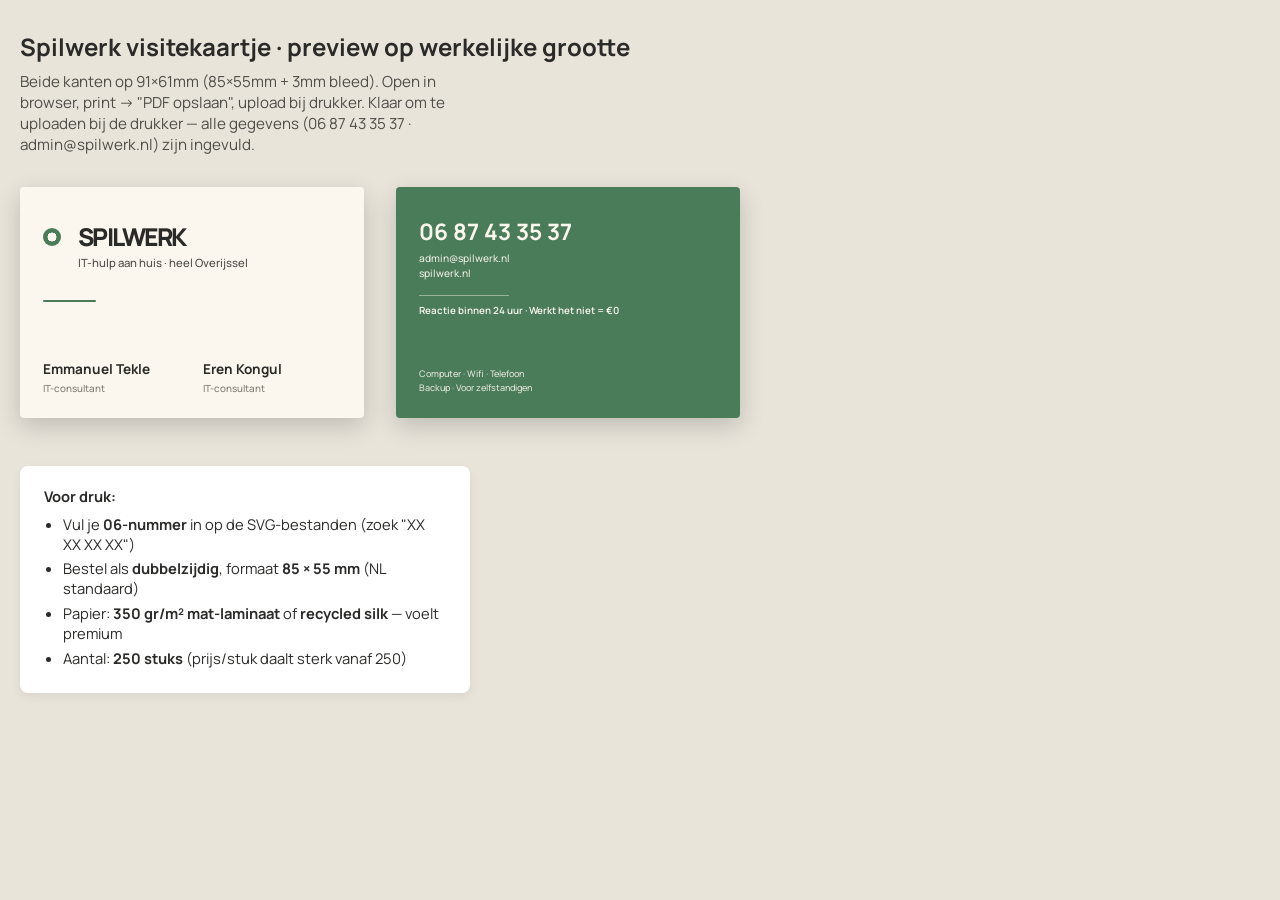
<file: marketing/visitekaartje/preview.html>
<!doctype html>
<html lang="nl">
<head>
<meta charset="utf-8" />
<title>Spilwerk visitekaartje — preview</title>
<link href="https://fonts.googleapis.com/css2?family=Manrope:wght@400;500;600;700;800&display=swap" rel="stylesheet">
<style>
  :root {
    --paper: #FBF6EE;
    --green: #4A7C59;
    --ink: #2A2A28;
    --ink-2: #4F4D48;
    --ink-3: #807D75;
  }
  * { box-sizing: border-box; margin: 0; padding: 0; }
  body {
    font-family: 'Manrope', sans-serif;
    background: #E8E4DA;
    padding: 30px 20px;
    color: var(--ink);
  }
  h1 { font-size: 1.5rem; margin-bottom: 0.5rem; font-weight: 700; }
  .intro { color: var(--ink-2); margin-bottom: 2rem; font-size: 0.95rem; max-width: 50ch; }
  .cards { display: flex; gap: 2rem; flex-wrap: wrap; }

  .card {
    width: 91mm;
    height: 61mm;
    box-shadow: 0 8px 24px rgba(0,0,0,0.18);
    border-radius: 4px;
    overflow: hidden;
    position: relative;
    flex-shrink: 0;
  }
  .card-label {
    position: absolute;
    top: -1.6rem; left: 0;
    font-size: 0.78rem;
    font-weight: 700;
    color: var(--ink-3);
    text-transform: uppercase;
    letter-spacing: 0.1em;
  }

  /* ─── VOORZIJDE ─── */
  .front {
    background: var(--paper);
    padding: 6mm;
    display: flex; flex-direction: column;
  }
  .front-brand { display: flex; align-items: center; gap: 4.5mm; margin-top: 4mm; }
  .front-dot { width: 4.8mm; height: 4.8mm; border-radius: 50%; background: radial-gradient(circle, var(--paper) 0 35%, var(--green) 36% 100%); }
  .front-name { font-size: 6.5mm; font-weight: 800; letter-spacing: -0.4mm; line-height: 1; color: var(--ink); }
  .front-sub { font-size: 3mm; font-weight: 500; color: var(--ink-2); margin: 1.5mm 0 0 9.3mm; }
  .front-line { width: 14mm; height: 0.5mm; background: var(--green); border-radius: 1mm; margin: 8mm 0 auto; }
  .front-people { display: flex; gap: 6mm; }
  .front-person { flex: 1; }
  .front-person-name { font-size: 3.6mm; font-weight: 700; color: var(--ink); }
  .front-person-role { font-size: 2.6mm; font-weight: 500; color: var(--ink-3); margin-top: 1mm; }

  /* ─── ACHTERZIJDE ─── */
  .back {
    background: var(--green);
    color: var(--paper);
    padding: 6mm;
    display: flex; flex-direction: column;
  }
  .back-phone { font-size: 6mm; font-weight: 700; line-height: 1; margin-top: 3mm; }
  .back-contact { font-size: 2.7mm; font-weight: 500; opacity: 0.92; margin-top: 2mm; line-height: 1.4; }
  .back-divider { width: 24mm; height: 0.3mm; background: var(--paper); opacity: 0.45; margin: 4mm 0 2mm; }
  .back-tag { font-size: 2.6mm; font-weight: 600; }
  .back-services { font-size: 2.4mm; font-weight: 500; opacity: 0.85; line-height: 1.55; margin-top: auto; }

  .legend {
    margin-top: 3rem;
    background: white;
    padding: 1.25rem 1.5rem;
    border-radius: 8px;
    box-shadow: 0 4px 12px rgba(0,0,0,0.06);
    font-size: 0.92rem;
    max-width: 50ch;
  }
  .legend ul { padding-left: 1.2rem; margin-top: 0.5rem; }
  .legend li { margin: 0.3rem 0; }
  .legend strong { color: var(--ink); }

  @media print {
    body { background: white; padding: 0; }
    h1, .intro, .legend, .card-label { display: none !important; }
    .card { box-shadow: none; border-radius: 0; }
    .cards { gap: 0; }
    .card { page-break-after: always; }
    .card:last-child { page-break-after: auto; }
    @page { size: 91mm 61mm; margin: 0; }
  }
</style>
</head>
<body>

<h1>Spilwerk visitekaartje · preview op werkelijke grootte</h1>
<p class="intro">
  Beide kanten op 91×61mm (85×55mm + 3mm bleed). Open in browser, print → "PDF opslaan", upload bij drukker.
  Klaar om te uploaden bij de drukker — alle gegevens (06 87 43 35 37 · admin@spilwerk.nl) zijn ingevuld.
</p>

<div class="cards">
  <div class="card front">
    <div class="card-label">Voorzijde</div>
    <div class="front-brand">
      <div class="front-dot"></div>
      <div class="front-name">SPILWERK</div>
    </div>
    <div class="front-sub">IT-hulp aan huis · heel Overijssel</div>
    <div class="front-line"></div>
    <div class="front-people">
      <div class="front-person">
        <div class="front-person-name">Emmanuel Tekle</div>
        <div class="front-person-role">IT-consultant</div>
      </div>
      <div class="front-person">
        <div class="front-person-name">Eren Kongul</div>
        <div class="front-person-role">IT-consultant</div>
      </div>
    </div>
  </div>

  <div class="card back">
    <div class="card-label">Achterzijde</div>
    <div class="back-phone">06 87 43 35 37</div>
    <div class="back-contact">admin@spilwerk.nl<br>spilwerk.nl</div>
    <div class="back-divider"></div>
    <div class="back-tag">Reactie binnen 24 uur · Werkt het niet = €0</div>
    <div class="back-services">Computer · Wifi · Telefoon<br>Backup · Voor zelfstandigen</div>
  </div>
</div>

<div class="legend">
  <strong>Voor druk:</strong>
  <ul>
    <li>Vul je <strong>06-nummer</strong> in op de SVG-bestanden (zoek "XX XX XX XX")</li>
    <li>Bestel als <strong>dubbelzijdig</strong>, formaat <strong>85 × 55 mm</strong> (NL standaard)</li>
    <li>Papier: <strong>350 gr/m² mat-laminaat</strong> of <strong>recycled silk</strong> — voelt premium</li>
    <li>Aantal: <strong>250 stuks</strong> (prijs/stuk daalt sterk vanaf 250)</li>
  </ul>
</div>

</body>
</html>
</file>
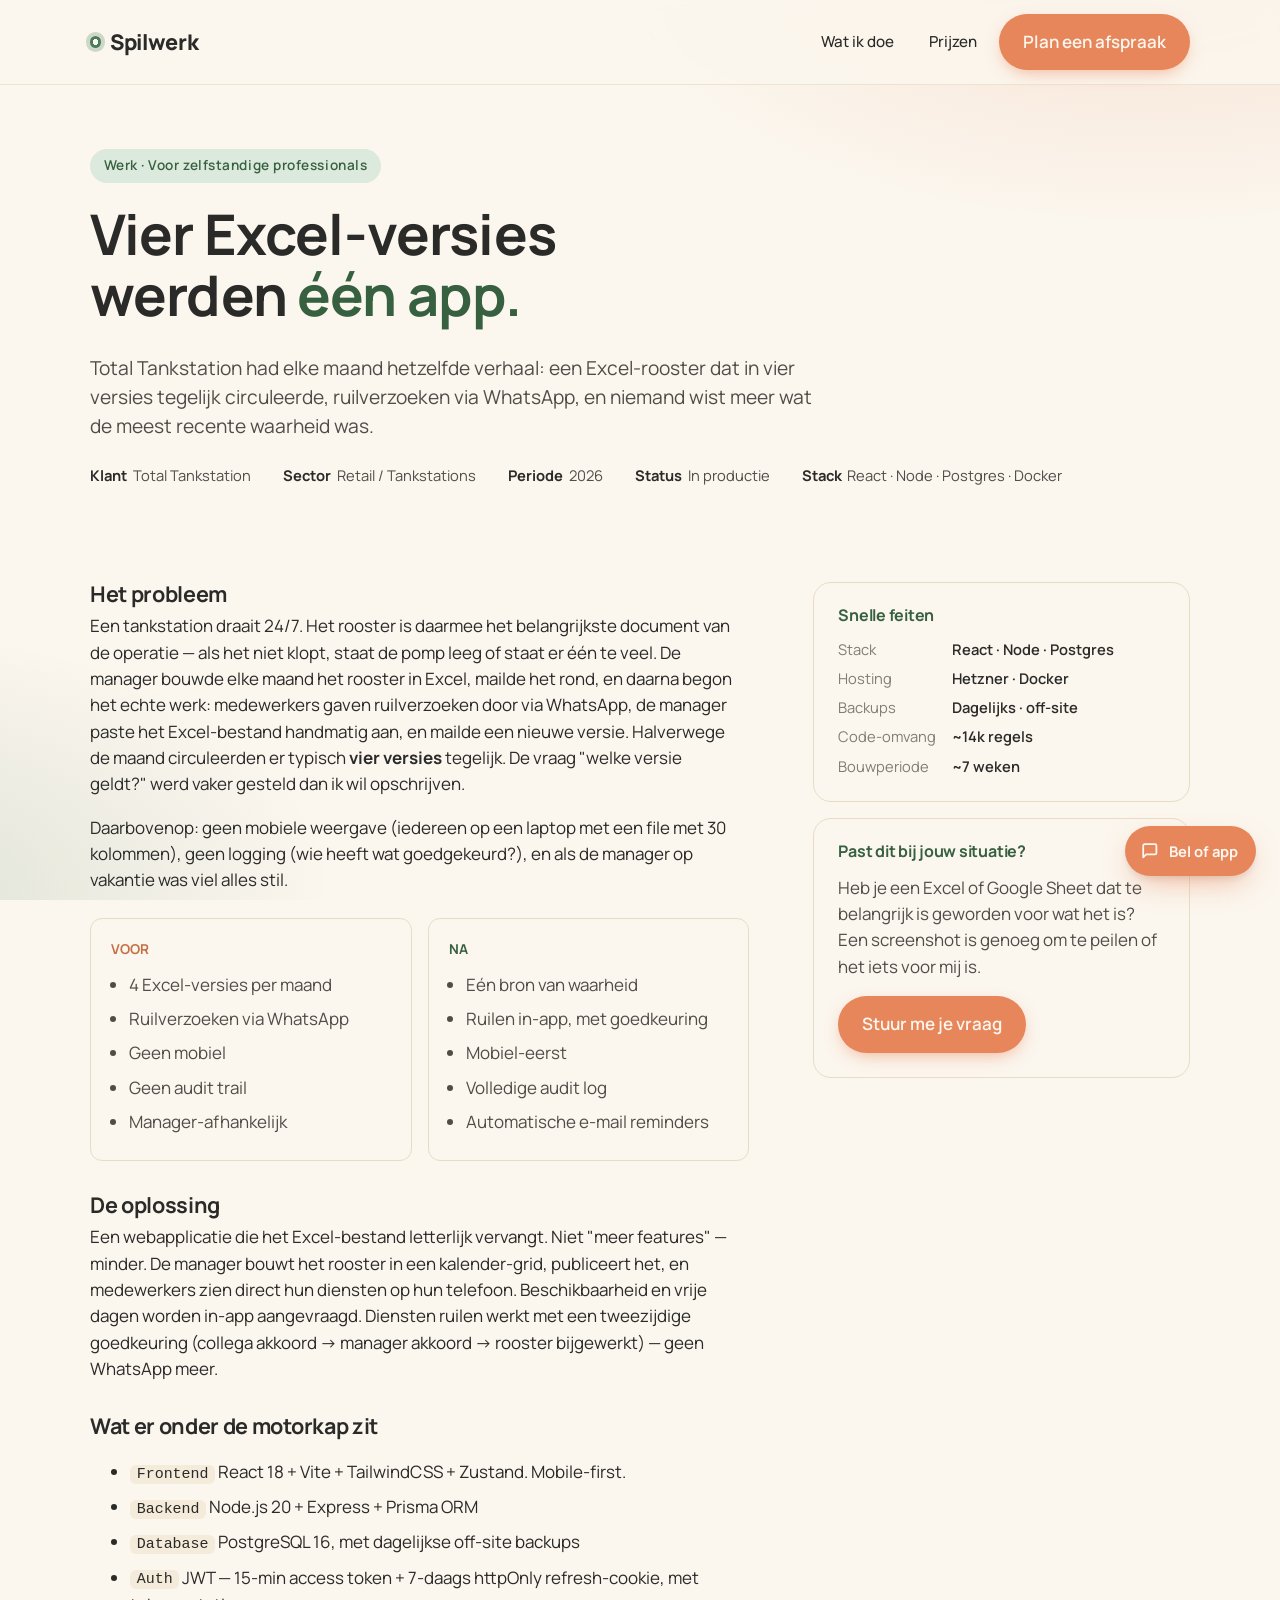
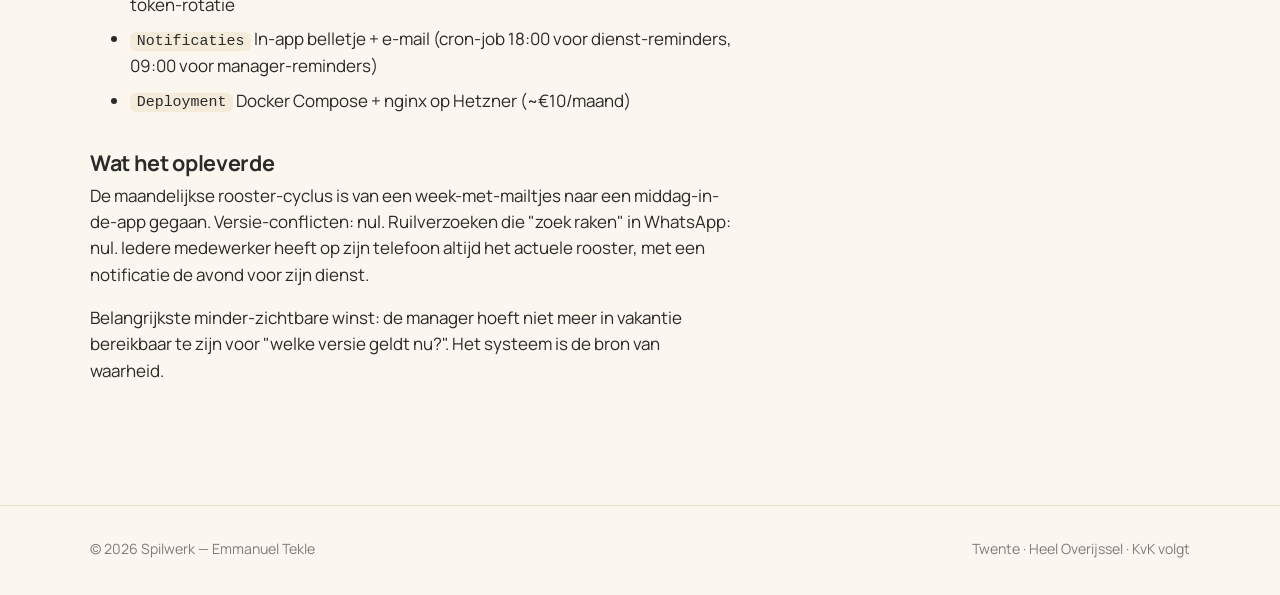
<file: site/werk/tankstation.html>
<!doctype html>
<html lang="nl">
<head>
<meta charset="utf-8" />
<meta name="viewport" content="width=device-width, initial-scale=1" />
<title>Total Tankstation — Excel-rooster werd één app · Spilwerk</title>
<meta name="description" content="Hoe het maandelijkse Excel-rooster van Total Tankstation werd vervangen door een React/Node/Postgres webapp met JWT-auth, e-mail notificaties en automatische backups." />
<link rel="stylesheet" href="../assets/style.css" />
<link rel="icon" href="data:image/svg+xml,%3Csvg xmlns='http://www.w3.org/2000/svg' viewBox='0 0 32 32'%3E%3Ccircle cx='16' cy='16' r='14' fill='%234A7C59'/%3E%3Ccircle cx='16' cy='16' r='5' fill='%23FBF6EE'/%3E%3C/svg%3E" />
</head>
<body>

<header class="site-header">
  <div class="container">
    <a class="brand" href="../"><span class="brand-dot" aria-hidden="true"></span> Spilwerk</a>
    <nav>
      <a class="btn-ghost hide-sm" href="../#diensten">Wat ik doe</a>
      <a class="btn-ghost hide-sm" href="../#prijzen">Prijzen</a>
      <a class="btn btn-primary" href="../#contact">Plan een afspraak</a>
    </nav>
  </div>
</header>

<main>

  <section class="case-hero">
    <div class="container">
      <span class="eyebrow">Werk · Voor zelfstandige professionals</span>
      <h1 style="max-width: 18ch;">Vier Excel-versies werden <span style="color: var(--accent-2);">één app.</span></h1>
      <p class="lede" style="margin-top: 1.5rem;">
        Total Tankstation had elke maand hetzelfde verhaal: een Excel-rooster dat in vier versies tegelijk circuleerde, ruilverzoeken via WhatsApp, en niemand wist meer wat de meest recente waarheid was.
      </p>
      <div class="case-meta-row">
        <span><b>Klant</b>Total Tankstation</span>
        <span><b>Sector</b>Retail / Tankstations</span>
        <span><b>Periode</b>2026</span>
        <span><b>Status</b>In productie</span>
        <span><b>Stack</b>React · Node · Postgres · Docker</span>
      </div>
    </div>
  </section>

  <section class="section-tight">
    <div class="container case-body">
      <article class="prose">
        <h3>Het probleem</h3>
        <p>Een tankstation draait 24/7. Het rooster is daarmee het belangrijkste document van de operatie — als het niet klopt, staat de pomp leeg of staat er één te veel. De manager bouwde elke maand het rooster in Excel, mailde het rond, en daarna begon het echte werk: medewerkers gaven ruilverzoeken door via WhatsApp, de manager paste het Excel-bestand handmatig aan, en mailde een nieuwe versie. Halverwege de maand circuleerden er typisch <strong>vier versies</strong> tegelijk. De vraag "welke versie geldt?" werd vaker gesteld dan ik wil opschrijven.</p>

        <p>Daarbovenop: geen mobiele weergave (iedereen op een laptop met een file met 30 kolommen), geen logging (wie heeft wat goedgekeurd?), en als de manager op vakantie was viel alles stil.</p>

        <div class="before-after">
          <div class="before">
            <p class="label">VOOR</p>
            <ul style="padding-left: 1.1rem; margin: 0; color: var(--ink-2);">
              <li>4 Excel-versies per maand</li>
              <li>Ruilverzoeken via WhatsApp</li>
              <li>Geen mobiel</li>
              <li>Geen audit trail</li>
              <li>Manager-afhankelijk</li>
            </ul>
          </div>
          <div class="after">
            <p class="label">NA</p>
            <ul style="padding-left: 1.1rem; margin: 0; color: var(--ink-2);">
              <li>Eén bron van waarheid</li>
              <li>Ruilen in-app, met goedkeuring</li>
              <li>Mobiel-eerst</li>
              <li>Volledige audit log</li>
              <li>Automatische e-mail reminders</li>
            </ul>
          </div>
        </div>

        <h3>De oplossing</h3>
        <p>Een webapplicatie die het Excel-bestand letterlijk vervangt. Niet "meer features" — minder. De manager bouwt het rooster in een kalender-grid, publiceert het, en medewerkers zien direct hun diensten op hun telefoon. Beschikbaarheid en vrije dagen worden in-app aangevraagd. Diensten ruilen werkt met een tweezijdige goedkeuring (collega akkoord → manager akkoord → rooster bijgewerkt) — geen WhatsApp meer.</p>

        <h3>Wat er onder de motorkap zit</h3>
        <ul>
          <li><span class="pill">Frontend</span> React 18 + Vite + TailwindCSS + Zustand. Mobile-first.</li>
          <li><span class="pill">Backend</span> Node.js 20 + Express + Prisma ORM</li>
          <li><span class="pill">Database</span> PostgreSQL 16, met dagelijkse off-site backups</li>
          <li><span class="pill">Auth</span> JWT — 15-min access token + 7-daags httpOnly refresh-cookie, met token-rotatie</li>
          <li><span class="pill">Notificaties</span> In-app belletje + e-mail (cron-job 18:00 voor dienst-reminders, 09:00 voor manager-reminders)</li>
          <li><span class="pill">Deployment</span> Docker Compose + nginx op Hetzner (~€10/maand)</li>
        </ul>

        <h3>Wat het opleverde</h3>
        <p>De maandelijkse rooster-cyclus is van een week-met-mailtjes naar een middag-in-de-app gegaan. Versie-conflicten: nul. Ruilverzoeken die "zoek raken" in WhatsApp: nul. Iedere medewerker heeft op zijn telefoon altijd het actuele rooster, met een notificatie de avond voor zijn dienst.</p>
        <p>Belangrijkste minder-zichtbare winst: de manager hoeft niet meer in vakantie bereikbaar te zijn voor "welke versie geldt nu?". Het systeem is de bron van waarheid.</p>

      </article>

      <aside>
        <div class="aside-card">
          <h4>Snelle feiten</h4>
          <dl>
            <dt>Stack</dt><dd>React · Node · Postgres</dd>
            <dt>Hosting</dt><dd>Hetzner · Docker</dd>
            <dt>Backups</dt><dd>Dagelijks · off-site</dd>
            <dt>Code-omvang</dt><dd>~14k regels</dd>
            <dt>Bouwperiode</dt><dd>~7 weken</dd>
          </dl>
        </div>
        <div class="aside-card">
          <h4>Past dit bij jouw situatie?</h4>
          <p style="margin: 0 0 1rem; color: var(--ink-2);">Heb je een Excel of Google Sheet dat te belangrijk is geworden voor wat het is? Een screenshot is genoeg om te peilen of het iets voor mij is.</p>
          <a class="btn btn-primary" href="../#contact">Stuur me je vraag</a>
        </div>
      </aside>
    </div>
  </section>

</main>

<footer class="site-footer">
  <div class="container">
    <span>© 2026 Spilwerk — Emmanuel Tekle</span>
    <span>Twente · Heel Overijssel · KvK volgt</span>
  </div>
</footer>

<script src="../assets/script.js"></script>
<!-- Cloudflare Web Analytics --><script defer src='https://static.cloudflareinsights.com/beacon.min.js' data-cf-beacon='{"token": "776c5d32a15644338e5d0dd44387d64c"}'></script><!-- End Cloudflare Web Analytics -->
</body>
</html>
</file>
<file: site/assets/style.css>
/* Spilwerk — IT-hulp aan huis · Overijssel
   Warme, vriendelijke single-page site
   Font: Manrope (Google Fonts) — schoon en gezellig leesbaar
*/

@import url('https://fonts.googleapis.com/css2?family=Manrope:wght@400;500;600;700;800&display=swap');

:root {
  --paper:    #FBF6EE;
  --paper-2:  #F4EBDA;
  --paper-3:  #E8DDC4;
  --ink:      #2A2A28;
  --ink-2:    #4F4D48;
  --ink-3:    #807D75;
  --accent:   #4A7C59;       /* zacht groen — vertrouwen */
  --accent-2: #36603F;       /* groen hover */
  --accent-soft: #DCE9DD;    /* groen chip-bg */
  --warm:     #E8865B;       /* warm oranje — CTA */
  --warm-2:   #C56F44;       /* warm oranje hover */
  --warm-soft:#FCE4D4;       /* warm chip-bg */
  --highlight:#FFF4D6;       /* zachte gele highlight */

  --font: 'Manrope', system-ui, -apple-system, sans-serif;
  --max:  1180px;
  --gutter: clamp(1.25rem, 4vw, 2.5rem);
  --radius: 18px;
  --radius-sm: 12px;
  --shadow: 0 4px 24px -8px rgba(42, 42, 40, 0.12);
  --shadow-lg: 0 18px 50px -20px rgba(42, 42, 40, 0.22);
}

* { box-sizing: border-box; }
html, body { margin: 0; padding: 0; }
html { scroll-behavior: smooth; -webkit-text-size-adjust: 100%; }

body {
  font-family: var(--font);
  font-weight: 400;
  font-size: clamp(15px, 1vw + 0.6rem, 17px);
  line-height: 1.55;
  color: var(--ink);
  background: var(--paper);
  background-image:
    radial-gradient(ellipse 70% 50% at 90% -5%, color-mix(in srgb, var(--warm) 18%, transparent), transparent 60%),
    radial-gradient(ellipse 60% 50% at -10% 100%, color-mix(in srgb, var(--accent) 16%, transparent), transparent 60%);
  background-attachment: fixed;
}

::selection { background: var(--warm); color: var(--paper); }

a { color: inherit; text-decoration: none; }
a.link { color: var(--accent-2); border-bottom: 1px solid currentColor; padding-bottom: 1px; transition: color .2s ease; }
a.link:hover { color: var(--warm-2); }

img, svg { display: block; max-width: 100%; }

p { margin: 0 0 1em; }

/* ─── Layout primitives ──────────────────────────────────────────── */

.container { max-width: var(--max); margin: 0 auto; padding: 0 var(--gutter); }

.section { padding: clamp(3rem, 7vw, 5.5rem) 0; }
.section-tight { padding: clamp(2rem, 5vw, 3.5rem) 0; }

.eyebrow {
  display: inline-flex; align-items: center; gap: 0.5rem;
  font-weight: 600;
  font-size: 0.85rem;
  letter-spacing: 0.04em;
  color: var(--accent-2);
  background: var(--accent-soft);
  padding: 0.4rem 0.85rem;
  border-radius: 999px;
  margin-bottom: 1.25rem;
}

h1, h2, h3, h4 {
  font-family: var(--font);
  font-weight: 700;
  letter-spacing: -0.015em;
  line-height: 1.1;
  margin: 0 0 0.5em;
  color: var(--ink);
}
h1 { font-size: clamp(2.25rem, 5.5vw, 3.5rem); }
h2 { font-size: clamp(1.75rem, 3.5vw, 2.4rem); margin-bottom: 0.75em; }
h3 { font-size: clamp(1.15rem, 2vw, 1.35rem); }
h4 { font-size: 1rem; }

.lede { font-size: clamp(1.1rem, 1.5vw, 1.25rem); color: var(--ink-2); line-height: 1.5; max-width: 38em; }

/* ─── Buttons ────────────────────────────────────────────────────── */

.btn {
  display: inline-flex; align-items: center; gap: 0.6rem;
  font: inherit; font-weight: 600;
  cursor: pointer;
  padding: 0.95rem 1.5rem;
  border-radius: 999px;
  border: 0;
  text-decoration: none;
  transition: transform .15s ease, background-color .2s ease, box-shadow .2s ease, color .2s ease;
  white-space: nowrap;
}
.btn-primary {
  background: var(--warm);
  color: var(--paper);
  box-shadow: 0 6px 18px -6px color-mix(in srgb, var(--warm) 70%, transparent);
}
.btn-primary:hover { background: var(--warm-2); transform: translateY(-2px); box-shadow: 0 10px 24px -6px color-mix(in srgb, var(--warm) 65%, transparent); }
.btn-secondary {
  background: var(--paper-2);
  color: var(--ink);
  border: 1.5px solid var(--paper-3);
}
.btn-secondary:hover { background: var(--paper-3); transform: translateY(-2px); }
.btn-ghost {
  background: transparent;
  color: var(--ink);
  padding: 0.5rem 0.85rem;
}
.btn-ghost:hover { color: var(--warm-2); }

.btn-icon { width: 1.1em; height: 1.1em; flex-shrink: 0; }

/* ─── Header ─────────────────────────────────────────────────────── */

.site-header {
  position: sticky; top: 0; z-index: 50;
  background: color-mix(in srgb, var(--paper) 88%, transparent);
  backdrop-filter: blur(10px) saturate(160%);
  border-bottom: 1px solid color-mix(in srgb, var(--paper-3) 70%, transparent);
}
.site-header .container {
  display: flex; align-items: center; justify-content: space-between;
  padding-top: 0.85rem; padding-bottom: 0.85rem;
}
.brand {
  display: inline-flex; align-items: center; gap: 0.55rem;
  font-weight: 800;
  font-size: 1.35rem;
  color: var(--ink);
  letter-spacing: -0.015em;
}
.brand-dot {
  width: 0.7rem; height: 0.7rem; border-radius: 50%;
  background: radial-gradient(circle, var(--paper) 0 35%, var(--accent) 36% 100%);
  box-shadow: 0 0 0 4px color-mix(in srgb, var(--accent) 25%, transparent);
}
.site-header nav { display: flex; gap: 0.5rem; align-items: center; }
.site-header nav a.btn-ghost { font-weight: 500; font-size: 0.95rem; }
@media (max-width: 600px) { .site-header nav .hide-sm { display: none; } }

/* ─── Hero ───────────────────────────────────────────────────────── */

.hero {
  padding: clamp(2.5rem, 5vw, 4rem) 0 clamp(2.5rem, 6vw, 4.5rem);
}
.hero-grid {
  display: grid;
  grid-template-columns: minmax(0, 1.2fr) minmax(0, 1fr);
  gap: clamp(2rem, 5vw, 4rem);
  align-items: center;
}
@media (max-width: 800px) { .hero-grid { grid-template-columns: 1fr; } }

.hero h1 strong { color: var(--accent-2); font-weight: 800; }
.hero h1 .highlight {
  background: var(--highlight);
  padding: 0 0.2em;
  border-radius: 6px;
  box-decoration-break: clone;
}
.hero-cta-row { display: flex; gap: 0.75rem; flex-wrap: wrap; margin-top: 1.75rem; }

.hero-trust {
  display: flex; gap: 1.25rem 2rem; flex-wrap: wrap;
  margin-top: 2.25rem;
  font-size: 0.92rem;
  color: var(--ink-2);
}
.hero-trust span { display: inline-flex; align-items: center; gap: 0.45rem; }
.hero-trust svg { color: var(--accent); }

/* Hero portrait (placeholder = monogram, vervang met foto) */
.portrait {
  width: 100%; max-width: 380px;
  aspect-ratio: 4 / 5;
  margin-left: auto;
  border-radius: var(--radius);
  background:
    linear-gradient(180deg, color-mix(in srgb, var(--accent) 25%, var(--paper-2)), var(--paper-2));
  position: relative;
  overflow: hidden;
  box-shadow: var(--shadow-lg);
  display: grid; place-items: center;
}
.portrait::after {
  content: "E";
  font-family: var(--font); font-weight: 800;
  font-size: clamp(8rem, 18vw, 12rem);
  color: var(--accent-2);
  opacity: 0.85;
}
.portrait .badge-pill {
  position: absolute; left: 1rem; bottom: 1rem;
  background: var(--paper); color: var(--ink);
  padding: 0.55rem 0.95rem;
  border-radius: 999px;
  font-size: 0.85rem; font-weight: 600;
  display: inline-flex; align-items: center; gap: 0.5rem;
  box-shadow: var(--shadow);
}
.portrait .badge-pill::before {
  content: ""; width: 0.5rem; height: 0.5rem; border-radius: 50%; background: var(--accent);
  box-shadow: 0 0 0 3px color-mix(in srgb, var(--accent) 30%, transparent);
}

/* ─── Diensten cards ─────────────────────────────────────────────── */

.diensten-grid {
  display: grid;
  grid-template-columns: repeat(auto-fit, minmax(260px, 1fr));
  gap: 1.25rem;
  margin-top: 2rem;
}
.dienst-card {
  background: var(--paper);
  border: 1.5px solid var(--paper-3);
  border-radius: var(--radius);
  padding: 1.5rem;
  transition: transform .2s ease, border-color .2s ease, box-shadow .2s ease;
  display: flex; flex-direction: column;
}
.dienst-card:hover {
  transform: translateY(-3px);
  border-color: var(--accent);
  box-shadow: var(--shadow);
}
.dienst-icon {
  width: 3rem; height: 3rem;
  border-radius: 14px;
  background: var(--accent-soft);
  color: var(--accent-2);
  display: grid; place-items: center;
  margin-bottom: 1rem;
}
.dienst-icon svg { width: 1.5rem; height: 1.5rem; }
.dienst-card h3 { margin-bottom: 0.4rem; }
.dienst-card p { color: var(--ink-2); font-size: 0.95rem; margin: 0 0 1rem; }
.dienst-card ul { list-style: none; padding: 0; margin: 0 0 1rem; font-size: 0.9rem; color: var(--ink-2); }
.dienst-card ul li { padding: 0.25rem 0; padding-left: 1.25rem; position: relative; }
.dienst-card ul li::before {
  content: "✓";
  position: absolute; left: 0; top: 0.25rem;
  color: var(--accent);
  font-weight: 700;
}
.dienst-card .price-line {
  margin-top: auto;
  font-size: 0.88rem;
  color: var(--ink-3);
  font-weight: 500;
  border-top: 1px solid var(--paper-3);
  padding-top: 0.85rem;
}
.dienst-card .price-line b { color: var(--ink); font-weight: 700; }

/* ─── Hoe het werkt ─────────────────────────────────────────────── */

.steps {
  display: grid;
  grid-template-columns: repeat(3, 1fr);
  gap: 1.25rem;
  margin-top: 2rem;
}
.step {
  background: var(--paper);
  border-radius: var(--radius);
  padding: 1.5rem;
  border: 1.5px solid var(--paper-3);
  position: relative;
}
.step-num {
  width: 2.4rem; height: 2.4rem;
  border-radius: 50%;
  background: var(--warm);
  color: var(--paper);
  display: grid; place-items: center;
  font-weight: 800;
  font-size: 1.05rem;
  margin-bottom: 1rem;
  box-shadow: 0 4px 14px -4px color-mix(in srgb, var(--warm) 60%, transparent);
}
.step h3 { margin-bottom: 0.35rem; }
.step p { color: var(--ink-2); margin: 0; font-size: 0.95rem; }
@media (max-width: 800px) { .steps { grid-template-columns: 1fr; } }

/* ─── Prijzen ────────────────────────────────────────────────────── */

.prijs-block {
  background: var(--paper);
  border: 1.5px solid var(--paper-3);
  border-radius: var(--radius);
  padding: clamp(1.75rem, 3vw, 2.5rem);
  display: grid;
  grid-template-columns: minmax(0, 1fr) auto;
  gap: 2rem;
  align-items: center;
  box-shadow: var(--shadow);
}
.prijs-tabel { display: grid; gap: 0.65rem; font-size: 0.98rem; }
.prijs-tabel .row { display: flex; justify-content: space-between; gap: 1rem; padding: 0.5rem 0; border-bottom: 1px dashed var(--paper-3); }
.prijs-tabel .row:last-child { border-bottom: 0; }
.prijs-tabel .row b { color: var(--ink); font-weight: 700; }
.prijs-side h3 { color: var(--accent-2); margin-bottom: 0.5rem; }
.prijs-side p { color: var(--ink-2); margin: 0 0 1rem; max-width: 18em; font-size: 0.92rem; }
@media (max-width: 700px) { .prijs-block { grid-template-columns: 1fr; } }

/* ─── Over mij ───────────────────────────────────────────────────── */

.about {
  display: grid;
  grid-template-columns: minmax(0, 1fr) minmax(0, 1.2fr);
  gap: clamp(1.5rem, 4vw, 3rem);
  align-items: center;
  background: var(--paper);
  border-radius: var(--radius);
  padding: clamp(1.5rem, 3vw, 2.5rem);
  border: 1.5px solid var(--paper-3);
}
.about-portrait { aspect-ratio: 1; max-width: 280px; margin-left: 0; }
.about-portrait::after { font-size: clamp(6rem, 12vw, 9rem); }
.about-tags { display: flex; gap: 0.5rem; flex-wrap: wrap; margin-top: 1rem; }
.about-tag {
  background: var(--accent-soft); color: var(--accent-2);
  padding: 0.35rem 0.8rem;
  border-radius: 999px;
  font-size: 0.85rem;
  font-weight: 600;
}
@media (max-width: 800px) { .about { grid-template-columns: 1fr; } .about-portrait { margin: 0 auto; } }

/* ─── Werk teaser ────────────────────────────────────────────────── */

.werk-teaser {
  background: var(--ink);
  color: var(--paper);
  border-radius: var(--radius);
  padding: clamp(1.75rem, 3vw, 2.5rem);
  display: grid;
  grid-template-columns: minmax(0, 1.2fr) minmax(0, 1fr);
  gap: 2rem;
  align-items: center;
  position: relative;
  overflow: hidden;
}
.werk-teaser::before {
  content: ""; position: absolute; right: -10%; top: -50%;
  width: 60%; aspect-ratio: 1; border-radius: 50%;
  background: radial-gradient(circle, var(--warm) 0%, transparent 65%);
  opacity: 0.4;
}
.werk-teaser > * { position: relative; }
.werk-teaser h2 { color: var(--paper); }
.werk-teaser p { color: color-mix(in srgb, var(--paper) 80%, transparent); margin-top: 1rem; }
.werk-teaser .stats { display: grid; grid-template-columns: 1fr 1fr; gap: 1.25rem; }
.werk-teaser .stat-num { font-size: 2rem; font-weight: 800; color: var(--warm); }
.werk-teaser .stat-label { font-size: 0.88rem; color: color-mix(in srgb, var(--paper) 70%, transparent); }
@media (max-width: 700px) { .werk-teaser { grid-template-columns: 1fr; } }

/* ─── FAQ ────────────────────────────────────────────────────────── */

.faq { max-width: 720px; margin: 2rem auto 0; }
.faq details {
  background: var(--paper);
  border: 1.5px solid var(--paper-3);
  border-radius: var(--radius-sm);
  padding: 1rem 1.25rem;
  margin-bottom: 0.75rem;
  transition: border-color .2s ease;
}
.faq details[open] { border-color: var(--accent); }
.faq summary {
  cursor: pointer;
  list-style: none;
  font-weight: 600;
  color: var(--ink);
  display: flex; align-items: center; justify-content: space-between;
  gap: 1rem;
}
.faq summary::-webkit-details-marker { display: none; }
.faq summary::after {
  content: "+";
  width: 1.6rem; height: 1.6rem;
  border-radius: 50%;
  background: var(--accent-soft); color: var(--accent-2);
  display: grid; place-items: center;
  font-size: 1.2rem; font-weight: 700;
  transition: transform .2s ease;
  flex-shrink: 0;
}
.faq details[open] summary::after { transform: rotate(45deg); }
.faq .faq-body { padding-top: 0.85rem; color: var(--ink-2); }
.faq .faq-body p:last-child { margin-bottom: 0; }

/* ─── Contact ────────────────────────────────────────────────────── */

.contact {
  background: var(--accent-soft);
  border-radius: var(--radius);
  padding: clamp(1.75rem, 3vw, 2.5rem);
  display: grid;
  grid-template-columns: minmax(0, 1fr) minmax(0, 1.2fr);
  gap: clamp(1.5rem, 4vw, 3rem);
  align-items: start;
}
.contact h2 { color: var(--ink); }
.contact-options { display: grid; gap: 0.85rem; margin-top: 1.5rem; }
.contact-options a {
  background: var(--paper);
  border-radius: var(--radius-sm);
  padding: 0.95rem 1.1rem;
  display: grid;
  grid-template-columns: 2.4rem 1fr auto;
  gap: 0.95rem;
  align-items: center;
  border: 1.5px solid transparent;
  transition: border-color .2s ease, transform .15s ease;
}
.contact-options a:hover { border-color: var(--accent); transform: translateY(-2px); }
.contact-options .ico {
  width: 2.4rem; height: 2.4rem;
  border-radius: 50%;
  background: var(--accent-soft);
  color: var(--accent-2);
  display: grid; place-items: center;
}
.contact-options .ico svg { width: 1.2rem; height: 1.2rem; }
.contact-options .label { font-weight: 700; }
.contact-options .sub { color: var(--ink-3); font-size: 0.88rem; }
.contact-options .arrow { color: var(--accent-2); font-weight: 800; }

.form { display: grid; gap: 0.85rem; }
.form label {
  display: grid; gap: 0.35rem;
  font-size: 0.85rem; font-weight: 600;
  color: var(--ink-2);
}
.form input, .form textarea {
  font: inherit;
  background: var(--paper);
  border: 1.5px solid var(--paper-3);
  border-radius: var(--radius-sm);
  padding: 0.85rem 1rem;
  font-size: 1rem;
  color: var(--ink);
  transition: border-color .2s ease, background-color .2s ease;
}
.form input:focus, .form textarea:focus {
  outline: 0; border-color: var(--accent);
  background: var(--paper);
}
.form textarea { min-height: 7rem; resize: vertical; font-family: inherit; }
.form button { justify-self: start; margin-top: 0.25rem; }
@media (max-width: 800px) { .contact { grid-template-columns: 1fr; } }

/* ─── Service-strook ─────────────────────────────────────────────── */

.regio-strip {
  background: var(--paper-2);
  border-top: 1px solid var(--paper-3);
  border-bottom: 1px solid var(--paper-3);
  padding: 1rem 0;
  text-align: center;
  font-size: 0.92rem;
  color: var(--ink-2);
}
.regio-strip b { color: var(--ink); font-weight: 700; }
.regio-strip svg { display: inline; color: var(--accent); vertical-align: -0.15em; margin-right: 0.4em; }

/* ─── Footer ─────────────────────────────────────────────────────── */

.site-footer {
  border-top: 1px solid var(--paper-3);
  padding: 2rem 0 2.5rem;
  margin-top: 3rem;
  font-size: 0.88rem;
  color: var(--ink-3);
}
.site-footer .container {
  display: flex; justify-content: space-between; gap: 1rem; flex-wrap: wrap;
}

/* ─── Floating contact widget (script.js injected) ───────────────── */

.contact-widget {
  position: fixed;
  right: clamp(1rem, 3vw, 1.5rem);
  bottom: clamp(1rem, 3vw, 1.5rem);
  z-index: 60;
  font-family: var(--font);
}
.contact-widget__toggle {
  display: inline-flex; align-items: center; gap: 0.6rem;
  padding: 0.85rem 1.15rem 0.85rem 1rem;
  background: var(--warm); color: var(--paper);
  border: 0; border-radius: 999px;
  cursor: pointer;
  font: inherit; font-weight: 700;
  font-size: 0.92rem;
  box-shadow: 0 12px 30px -10px color-mix(in srgb, var(--warm) 65%, transparent), 0 4px 10px -4px rgba(42,42,40,0.2);
  transition: background-color .2s ease, transform .2s ease;
}
.contact-widget__toggle:hover { background: var(--warm-2); transform: translateY(-2px); }
.contact-widget__toggle svg { width: 1.1rem; height: 1.1rem; }
.contact-widget__menu {
  list-style: none;
  margin: 0; padding: 0;
  position: absolute; right: 0; bottom: calc(100% + 0.6rem);
  display: flex; flex-direction: column; gap: 0.5rem;
  min-width: 14rem;
  opacity: 0; visibility: hidden;
  transform: translateY(8px) scale(0.96);
  transform-origin: bottom right;
  transition: opacity .2s ease, transform .2s cubic-bezier(.2,.7,.2,1), visibility 0s linear .2s;
}
.contact-widget.is-open .contact-widget__menu {
  opacity: 1; visibility: visible;
  transform: none;
  transition: opacity .25s ease, transform .25s cubic-bezier(.2,.7,.2,1), visibility 0s;
}
.contact-widget__item {
  display: flex; flex-direction: column; gap: 0.15rem;
  padding: 0.8rem 1.05rem;
  background: var(--paper);
  border: 1.5px solid var(--paper-3);
  color: var(--ink);
  border-radius: 14px;
  text-decoration: none;
  transition: background .2s ease, color .2s ease, border-color .2s ease, transform .2s ease;
  box-shadow: 0 6px 18px -8px rgba(42,42,40,0.18);
}
.contact-widget__item:hover {
  background: var(--accent); color: var(--paper); border-color: var(--accent);
  transform: translateX(-2px);
}
.contact-widget__item-label { font-weight: 700; font-size: 0.92rem; }
.contact-widget__item-sub { font-size: 0.82rem; color: var(--ink-3); }
.contact-widget__item:hover .contact-widget__item-sub { color: color-mix(in srgb, var(--paper) 85%, transparent); }
@media (max-width: 540px) {
  .contact-widget__toggle { padding: 0.85rem; }
  .contact-widget__label { display: none; }
}

/* ─── Reveal on scroll ───────────────────────────────────────────── */

.reveal { opacity: 0; transform: translateY(14px); transition: opacity .8s ease, transform .8s cubic-bezier(.2,.7,.2,1); }
.reveal.is-in { opacity: 1; transform: none; }
@media (prefers-reduced-motion: reduce) { .reveal { opacity: 1; transform: none; transition: none; } }

/* ─── Werk page (case study) — light styling for tankstation.html ── */

.case-hero {
  padding: clamp(2rem, 5vw, 4rem) 0 clamp(1.5rem, 3vw, 2.5rem);
}
.case-meta-row {
  display: flex; gap: 1.5rem 2rem; flex-wrap: wrap;
  margin-top: 1.5rem;
  font-size: 0.92rem;
  color: var(--ink-2);
}
.case-meta-row b { color: var(--ink); font-weight: 700; margin-right: 0.4em; }
.case-body {
  display: grid;
  grid-template-columns: minmax(0, 7fr) minmax(0, 4fr);
  gap: clamp(2rem, 5vw, 4rem);
}
@media (max-width: 900px) { .case-body { grid-template-columns: 1fr; } }
.case-body .prose h3 { margin: 2rem 0 0.5rem; }
.case-body .prose h3:first-child { margin-top: 0; }
.case-body .prose p { max-width: 38em; }
.case-body .prose ul li { padding: 0.25rem 0; }
.case-body .prose code, .case-body .prose .pill {
  font-family: ui-monospace, SFMono-Regular, monospace;
  font-size: 0.88em;
  background: var(--paper-2);
  padding: 0.1em 0.45em;
  border-radius: 6px;
}
.aside-card {
  background: var(--paper);
  border: 1.5px solid var(--paper-3);
  border-radius: var(--radius);
  padding: 1.5rem;
  margin-bottom: 1rem;
}
.aside-card h4 { margin-bottom: 0.85rem; color: var(--accent-2); }
.aside-card dl { display: grid; grid-template-columns: auto 1fr; gap: 0.4rem 1rem; margin: 0; font-size: 0.92rem; }
.aside-card dt { color: var(--ink-3); }
.aside-card dd { margin: 0; color: var(--ink); font-weight: 600; }
.before-after {
  display: grid; grid-template-columns: 1fr 1fr;
  gap: 1rem;
  margin: 1.5rem 0;
}
.before-after > div { background: var(--paper); border: 1.5px solid var(--paper-3); border-radius: var(--radius-sm); padding: 1.25rem; }
.before-after .label { font-size: 0.85rem; font-weight: 700; margin-bottom: 0.5rem; }
.before-after .before .label { color: var(--warm-2); }
.before-after .after .label { color: var(--accent-2); }
@media (max-width: 600px) { .before-after { grid-template-columns: 1fr; } }

/* ─── Team grid (Over ons) ───────────────────────────────────────── */

.team-grid {
  display: grid;
  grid-template-columns: 1fr 1fr;
  gap: 1.5rem;
  margin-top: 2rem;
}
@media (max-width: 700px) { .team-grid { grid-template-columns: 1fr; } }

.team-card {
  background: var(--paper);
  border: 1.5px solid var(--paper-3);
  border-radius: var(--radius);
  padding: 2rem;
  transition: transform .25s ease, border-color .25s ease, box-shadow .25s ease;
}
.team-card:hover {
  transform: translateY(-4px);
  border-color: var(--accent);
  box-shadow: var(--shadow);
}
.team-avatar {
  width: 4.5rem; height: 4.5rem;
  border-radius: 50%;
  display: grid; place-items: center;
  font-weight: 800; font-size: 1.35rem;
  margin-bottom: 1.25rem;
  letter-spacing: -0.02em;
}
.team-avatar--green {
  background: var(--accent-soft); color: var(--accent-2);
  box-shadow: 0 0 0 6px color-mix(in srgb, var(--accent) 12%, transparent);
}
.team-avatar--orange {
  background: var(--warm-soft); color: var(--warm-2);
  box-shadow: 0 0 0 6px color-mix(in srgb, var(--warm) 12%, transparent);
}
.team-card h3 { margin-bottom: 0.2rem; }
.team-spec {
  font-size: 0.8rem; font-weight: 700;
  color: var(--accent-2); letter-spacing: 0.05em;
  text-transform: uppercase; margin: 0 0 1rem;
}
.team-card p { color: var(--ink-2); font-size: 0.95rem; }
.team-card--solo { grid-column: 1 / -1; max-width: 520px; }
.team-footer {
  margin-top: 2rem; padding-top: 1.5rem;
  border-top: 1px solid var(--paper-3);
}

/* ─── Hero portrait duo ──────────────────────────────────────────── */

.portrait--duo::after { content: ""; font-size: 0; }
.portrait-duo {
  display: flex; flex-direction: row;
  align-items: center; justify-content: center;
  gap: 2.5rem;
  padding: 1.5rem;
}
.portrait-person {
  display: flex; flex-direction: column;
  align-items: center; gap: 0.75rem;
}
.portrait-initial {
  width: 7rem; height: 7rem;
  border-radius: 50%;
  display: grid; place-items: center;
  font-weight: 800; font-size: 2rem;
  letter-spacing: -0.02em;
  transition: transform .3s ease;
}
.portrait-initial:hover { transform: scale(1.06); }
.portrait-initial--green {
  background: color-mix(in srgb, var(--accent) 22%, var(--paper));
  color: var(--accent-2);
  box-shadow: 0 0 0 8px color-mix(in srgb, var(--accent) 10%, transparent),
              0 12px 30px -10px color-mix(in srgb, var(--accent) 35%, transparent);
}
.portrait-initial--orange {
  background: color-mix(in srgb, var(--warm) 22%, var(--paper));
  color: var(--warm-2);
  box-shadow: 0 0 0 8px color-mix(in srgb, var(--warm) 10%, transparent),
              0 12px 30px -10px color-mix(in srgb, var(--warm) 35%, transparent);
}
.portrait-name {
  font-size: 0.9rem; font-weight: 700;
  color: var(--ink-2); letter-spacing: -0.01em;
}

/* ─── Animations ─────────────────────────────────────────────────── */

@keyframes pulse-dot {
  0%, 100% { box-shadow: 0 0 0 4px color-mix(in srgb, var(--accent) 25%, transparent); }
  50%       { box-shadow: 0 0 0 9px color-mix(in srgb, var(--accent) 10%, transparent); }
}
.brand-dot { animation: pulse-dot 2.8s ease-in-out infinite; }

@keyframes float-badge {
  0%, 100% { transform: translateY(0); }
  50%       { transform: translateY(-4px); }
}
.badge-pill { animation: float-badge 3.5s ease-in-out infinite; }

/* ─── Section variants ───────────────────────────────────────────── */

.section--tinted { background: color-mix(in srgb, var(--paper-2) 60%, var(--paper)); }

/* ─── Eyebrow variant (op donkere achtergrond) ───────────────────── */

.eyebrow--warm {
  background: color-mix(in srgb, var(--warm) 28%, transparent);
  color: var(--paper);
}

/* ─── Hero helpers ───────────────────────────────────────────────── */

.hero .lede { margin-top: 1.25rem; }

.portrait--duo {
  background:
    radial-gradient(circle at 25% 38%, color-mix(in srgb, var(--accent) 18%, transparent) 0%, transparent 55%),
    radial-gradient(circle at 76% 62%, color-mix(in srgb, var(--warm) 16%, transparent) 0%, transparent 55%),
    linear-gradient(155deg, color-mix(in srgb, var(--accent) 18%, var(--paper-2)), var(--paper-2));
}

/* ─── Steps variant (4-koloms Waarom-grid) ───────────────────────── */

.waarom-grid {
  grid-template-columns: repeat(auto-fit, minmax(220px, 1fr));
  margin-top: 2rem;
}

/* ─── Prijzen helpers ────────────────────────────────────────────── */

#prijzen > .container > .lede { margin-bottom: 2rem; }

.vaste-prijzen { margin-top: 2.5rem; }
.vaste-prijzen > h3 { margin-bottom: 1rem; }
.vaste-prijzen > .lede { margin-bottom: 1.5rem; }

.prijs-cat {
  display: inline-flex; align-items: center;
  margin: 1.5rem 0 0.75rem;
  font-weight: 700; font-size: 0.82rem;
  letter-spacing: 0.05em; text-transform: uppercase;
  color: var(--accent-2);
  background: var(--accent-soft);
  padding: 0.35rem 0.85rem;
  border-radius: 999px;
}

.prijs-disclaimer { font-size: 0.9rem; color: var(--ink-3); margin-top: 1rem; }
.vaste-prijzen .prijs-tabel { grid-column: 1 / -1; }

/* ─── Werk teaser CTA spacing ────────────────────────────────────── */

.werk-teaser .btn-secondary { margin-top: 1rem; }

/* ─── Contact form heading ───────────────────────────────────────── */

.contact-form-head { margin-bottom: 1rem; }
</file>
